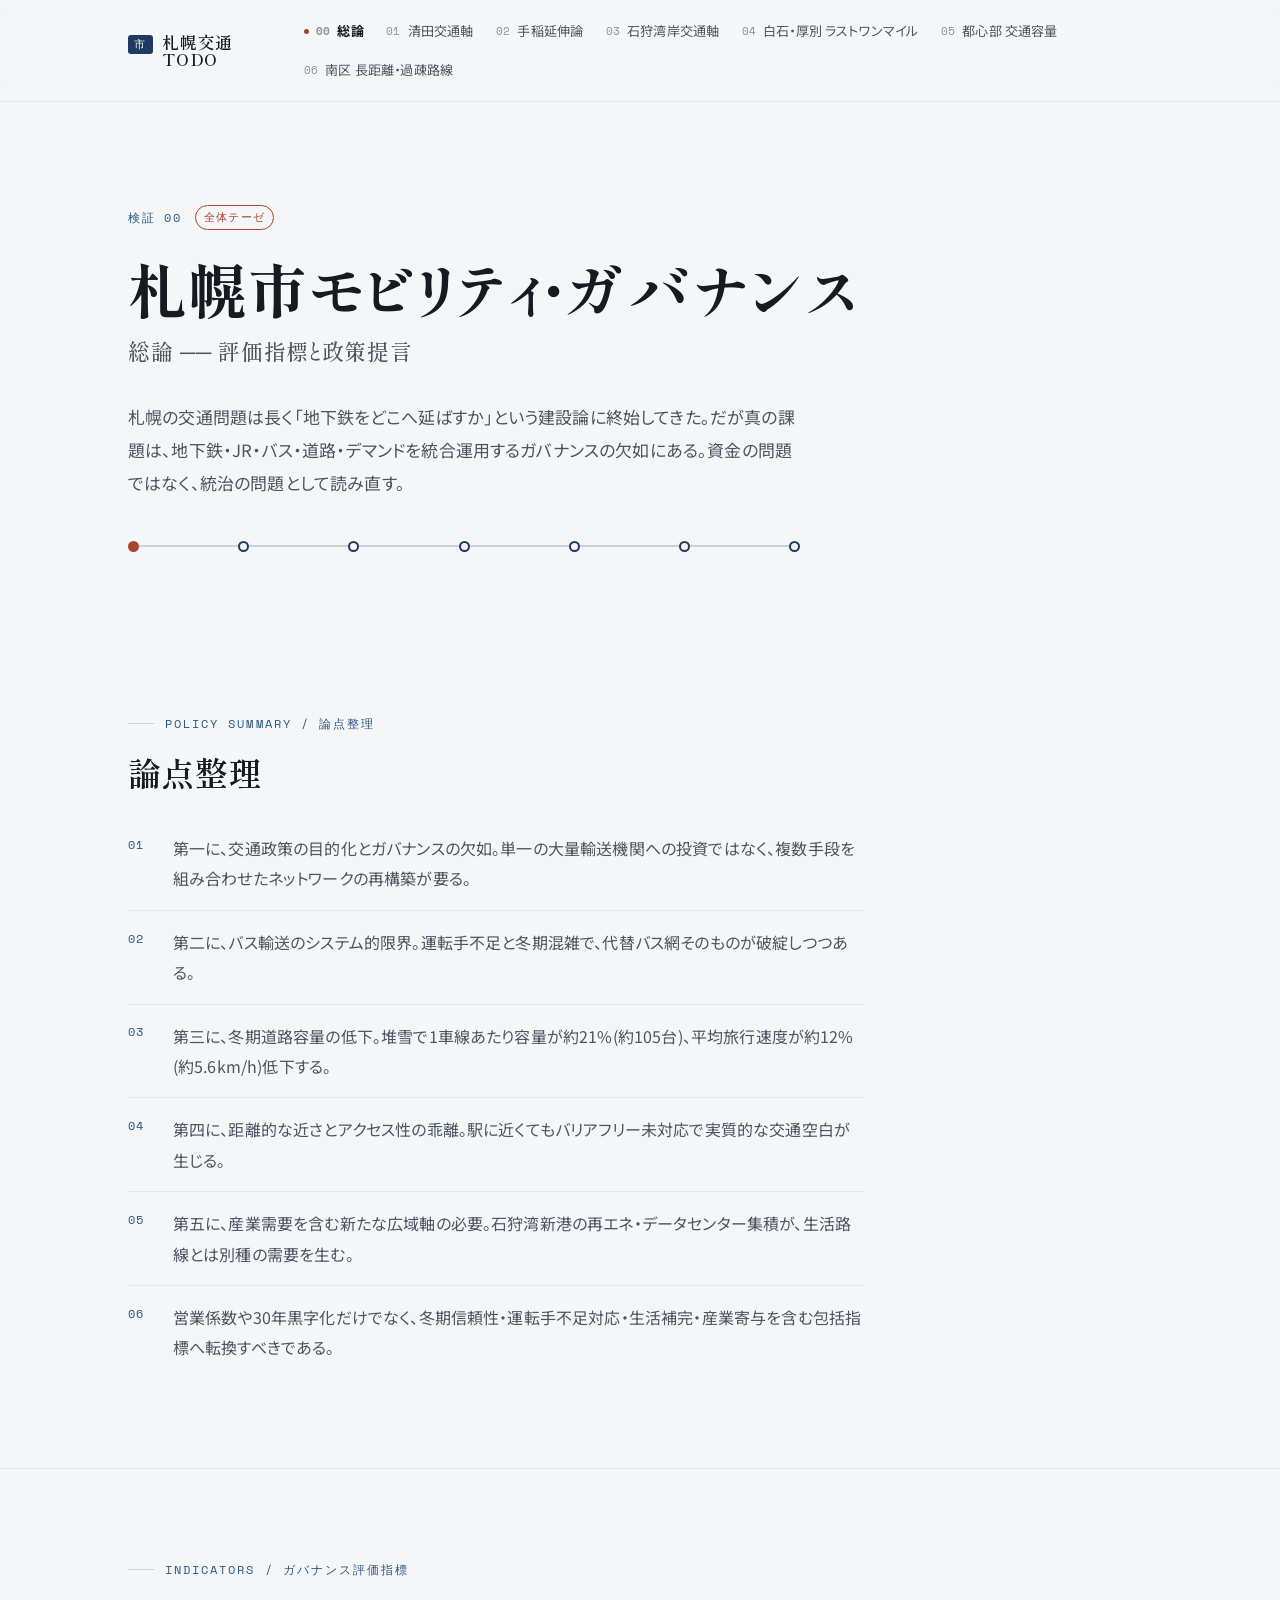
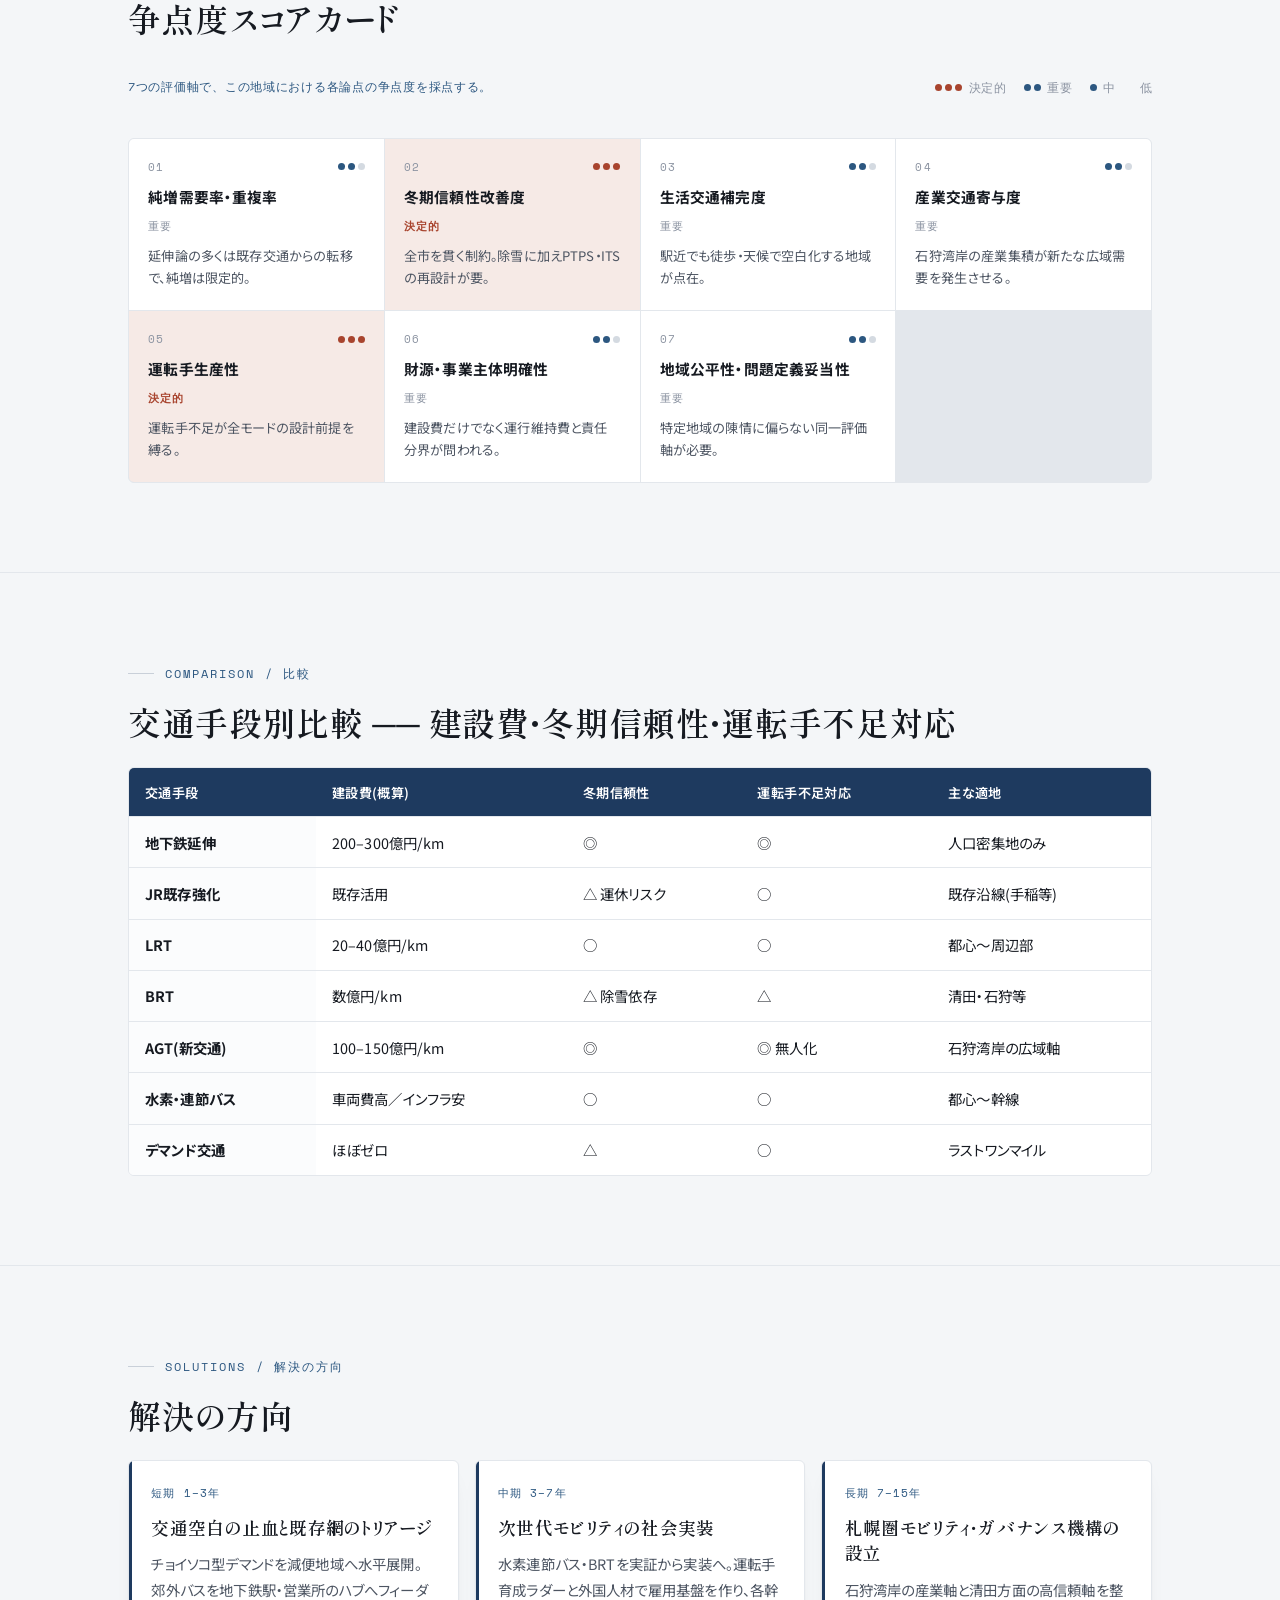
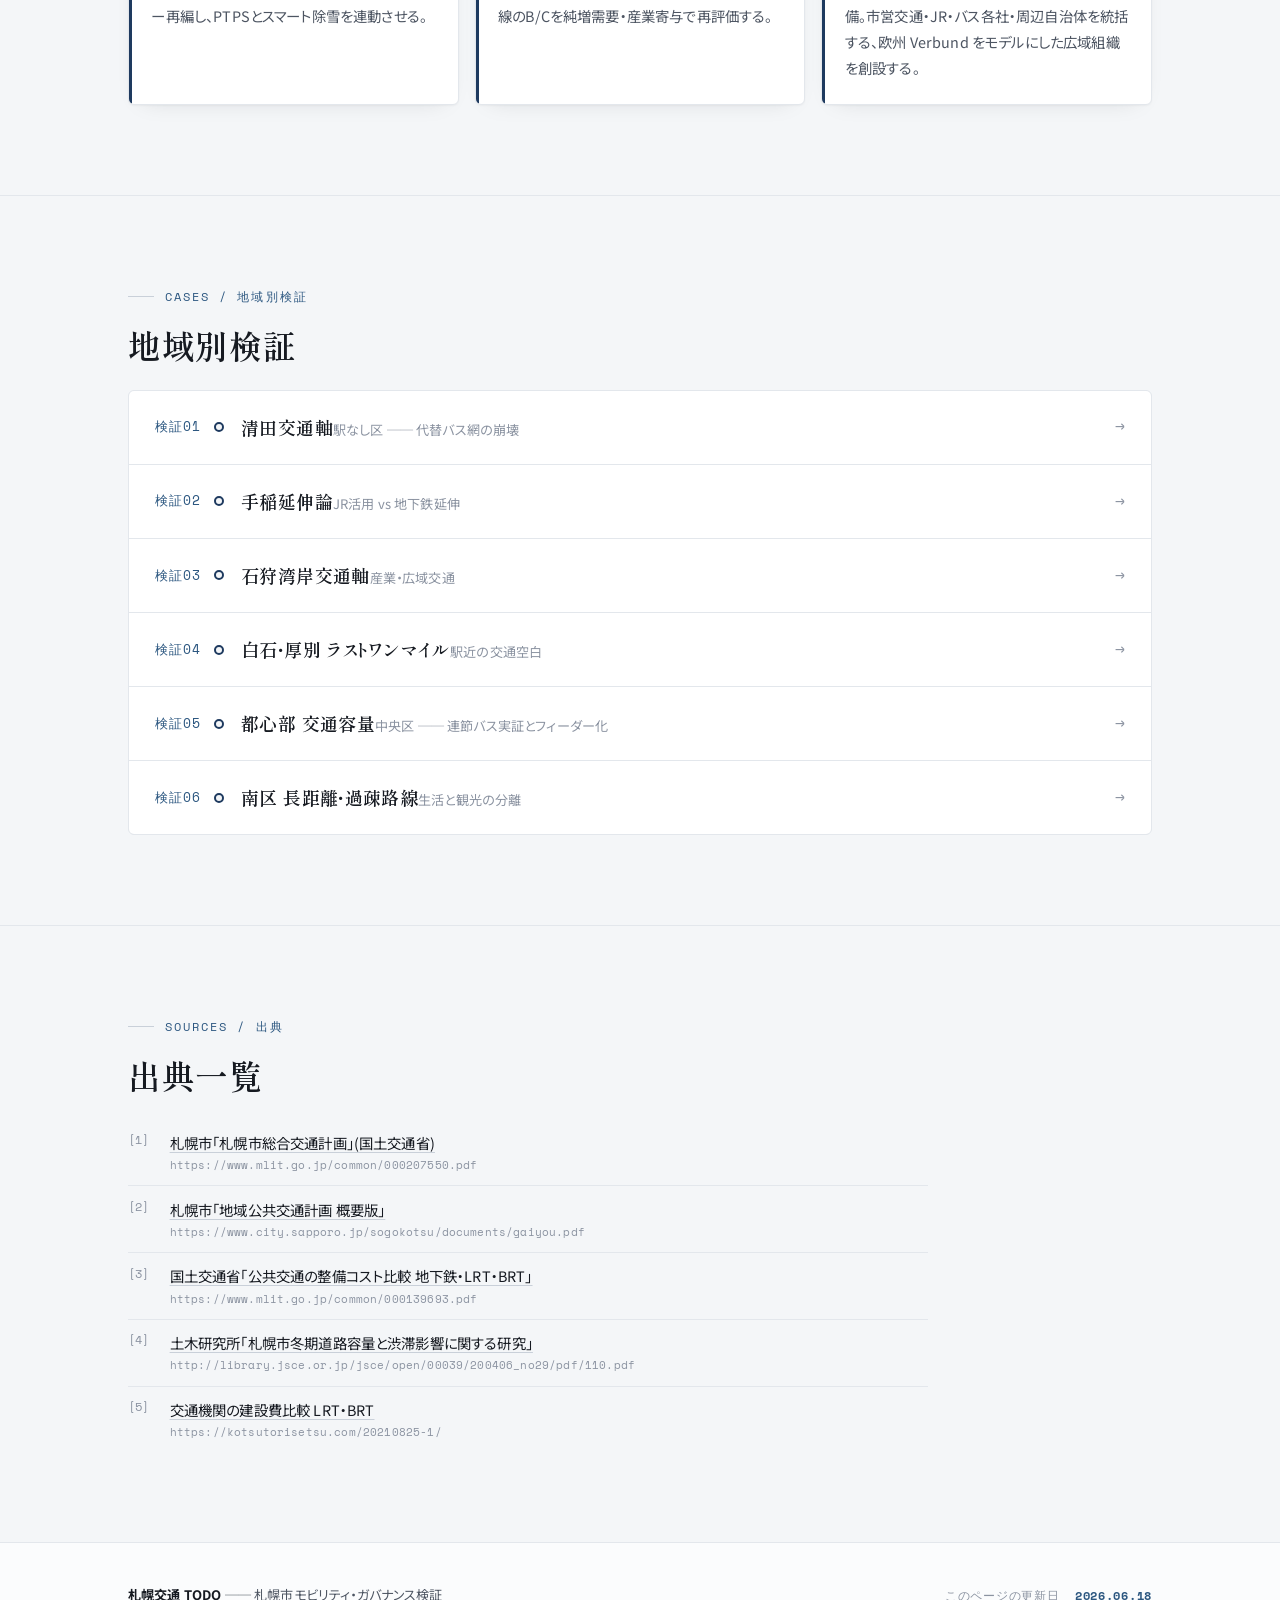
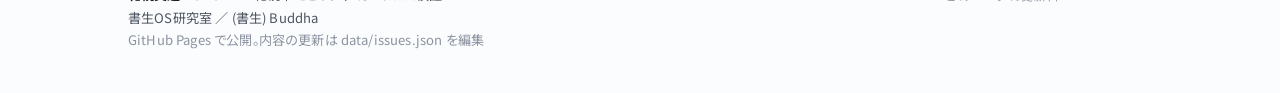
<file: index.html>
<!DOCTYPE html>
<html lang="ja">
<head>
  <meta charset="utf-8">
  <meta name="viewport" content="width=device-width, initial-scale=1">
  <title>札幌交通 TODO ── 札幌市モビリティ・ガバナンス検証</title>
  <meta name="description" content="札幌市モビリティ・ガバナンスを地域別に検証する独立研究サイト。地下鉄延伸論を超えて、冬期・人口減少・運転手不足時代の交通網を統治の問題として読み直す。">
  <link rel="preconnect" href="https://fonts.googleapis.com">
  <link rel="preconnect" href="https://fonts.gstatic.com" crossorigin>
  <link href="https://fonts.googleapis.com/css2?family=Shippori+Mincho:wght@500;600;700&family=Noto+Sans+JP:wght@400;500;700&family=Space+Mono:wght@400;700&display=swap" rel="stylesheet">
  <link rel="stylesheet" href="style.css">
</head>
<body data-issue="overview" data-base="./">
  <header id="site-header" class="site-header"></header>
  <main id="app">
    <div class="wrap app-state"><p class="eyebrow">LOADING</p><p class="app-state__msg">読み込み中…</p></div>
  </main>
  <footer id="site-footer" class="site-footer"></footer>
  <noscript><div class="wrap" style="padding:3rem 0">このサイトの表示には JavaScript が必要です。コンテンツは issues.json にまとめられています。</div></noscript>
  <script src="main.js"></script>
</body>
</html>
</file>
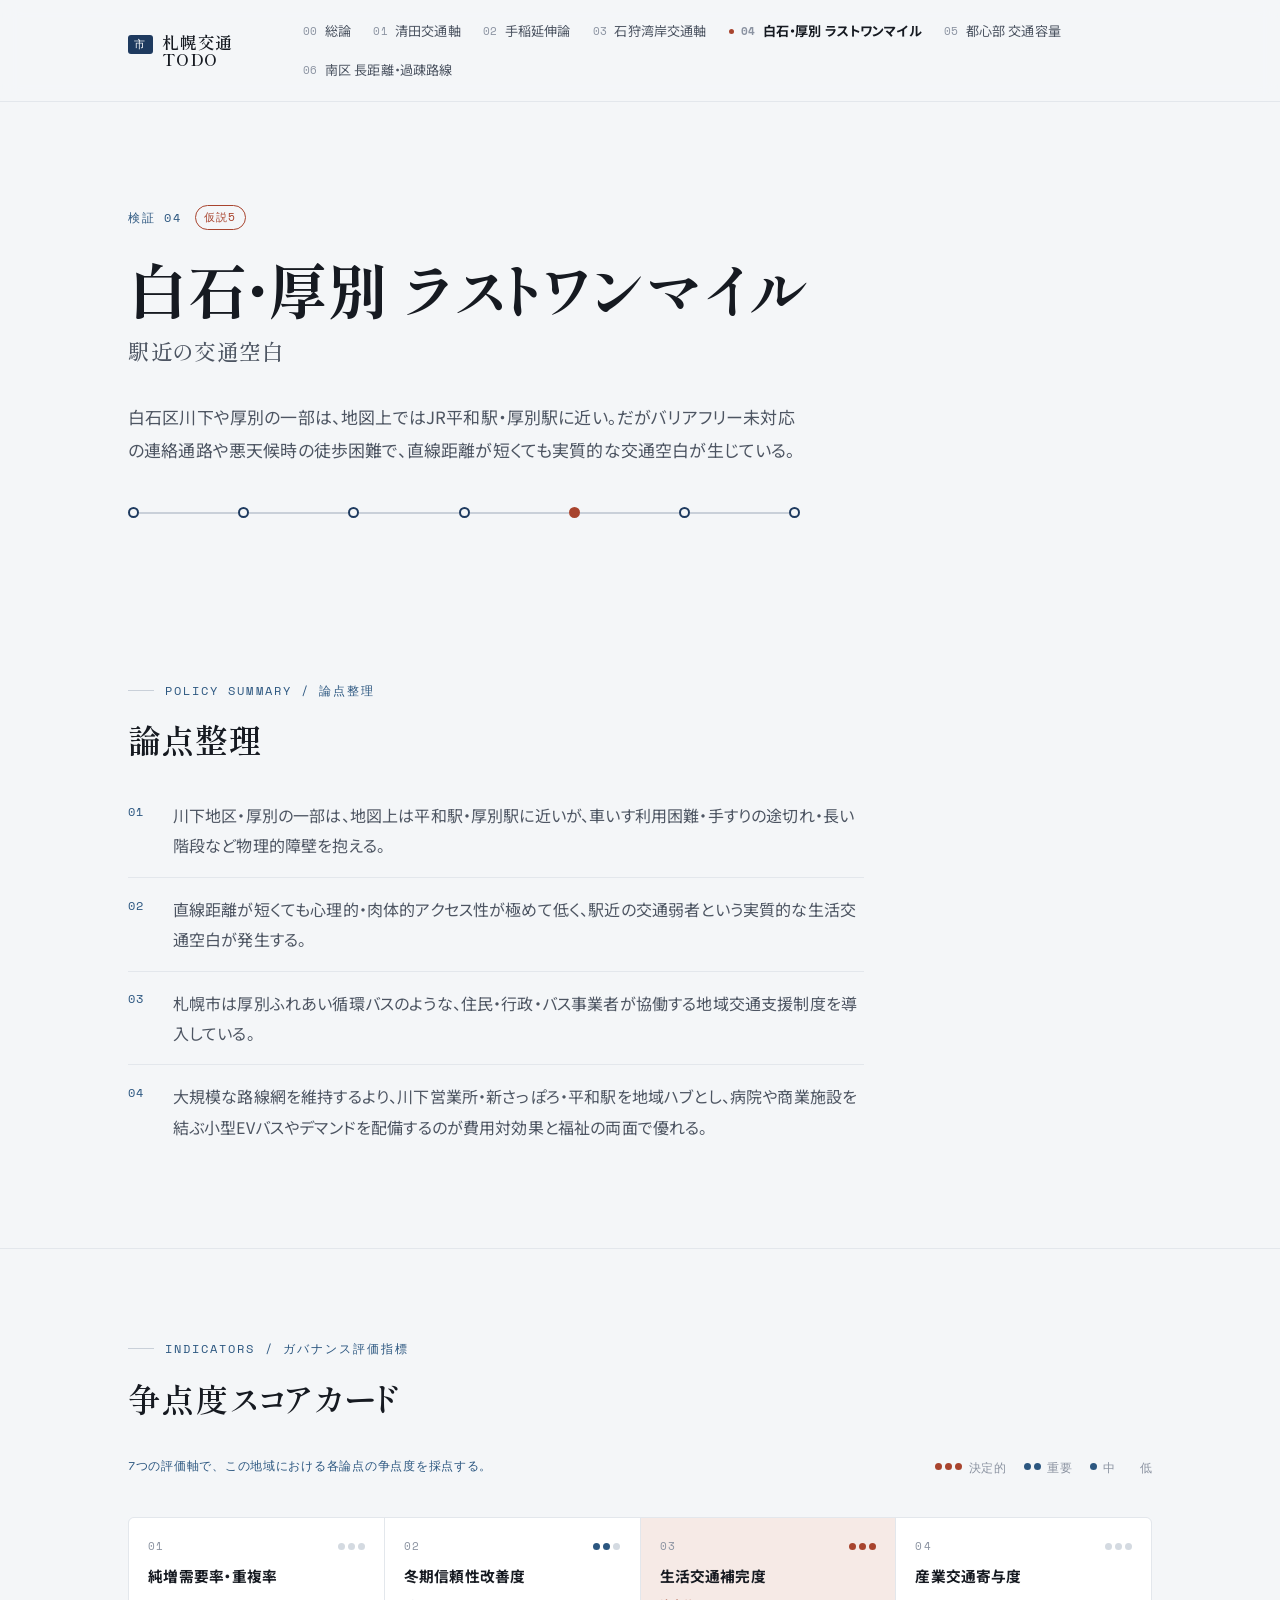
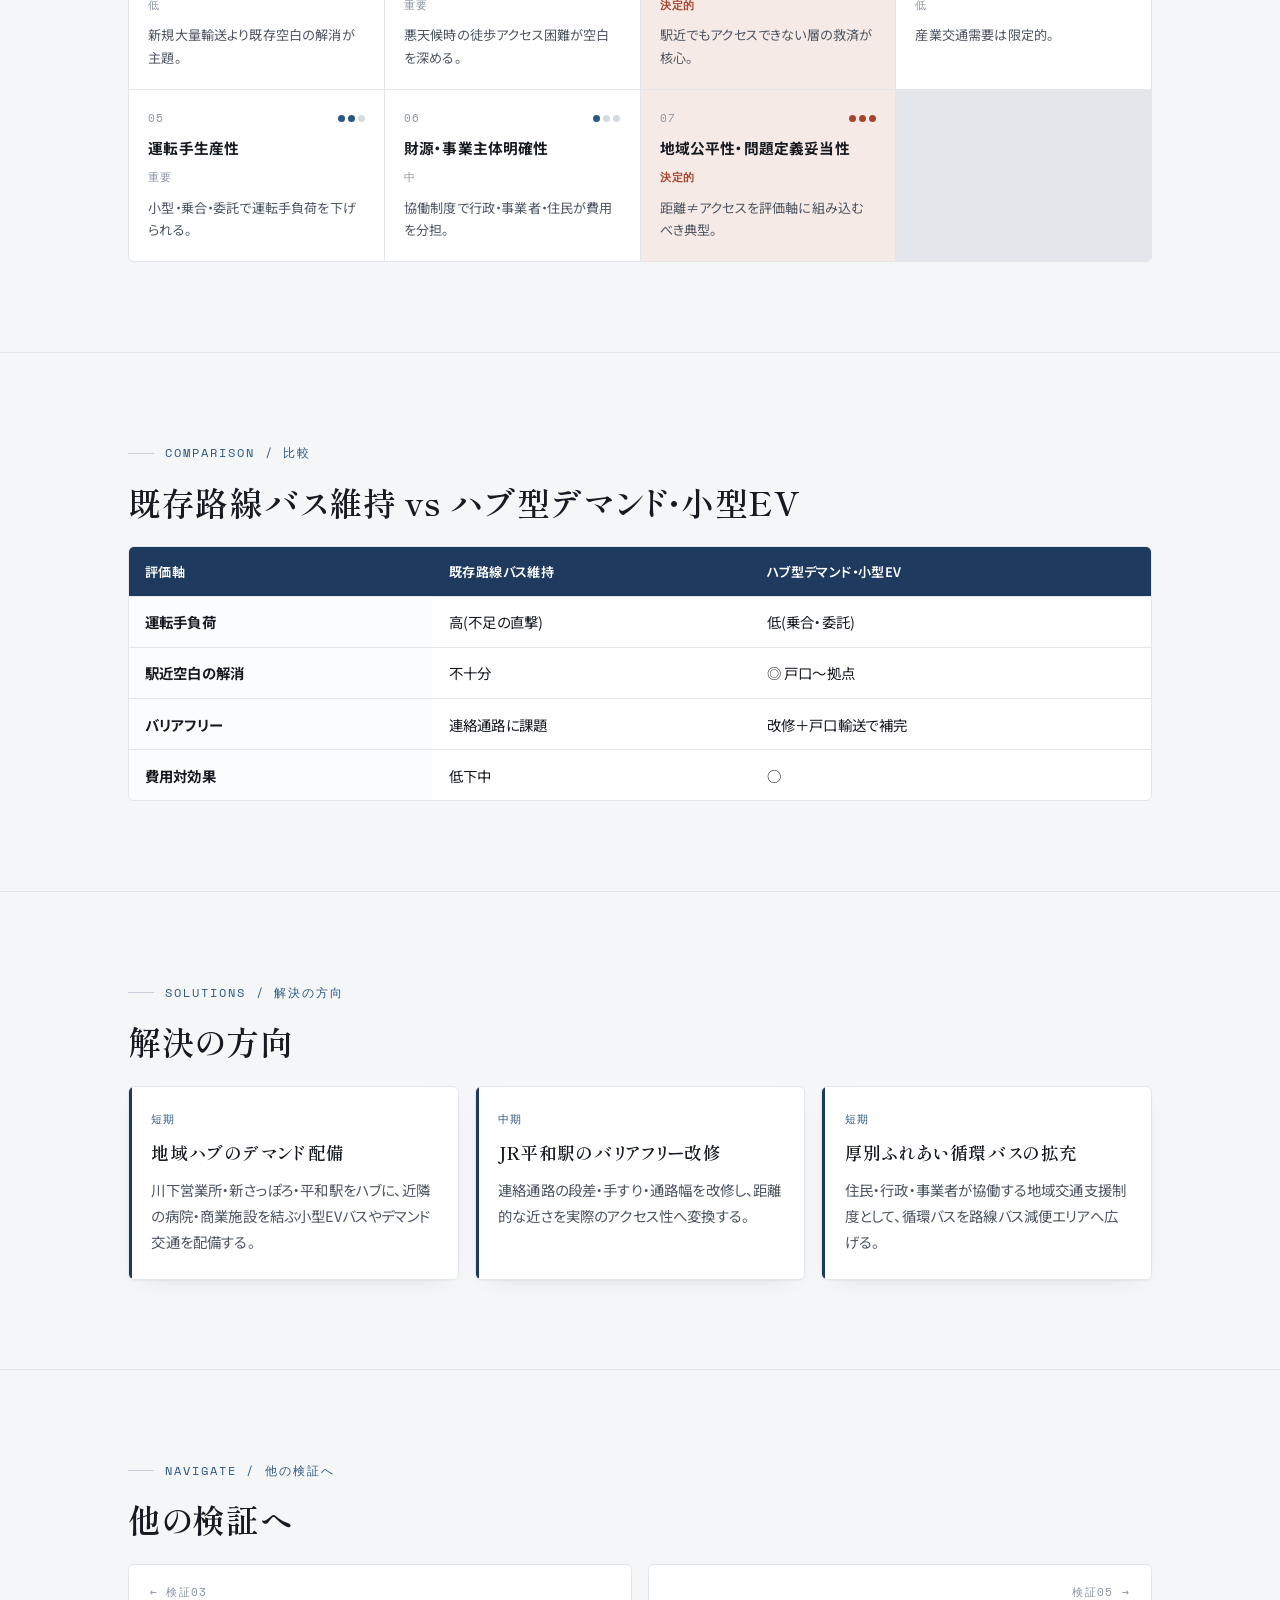
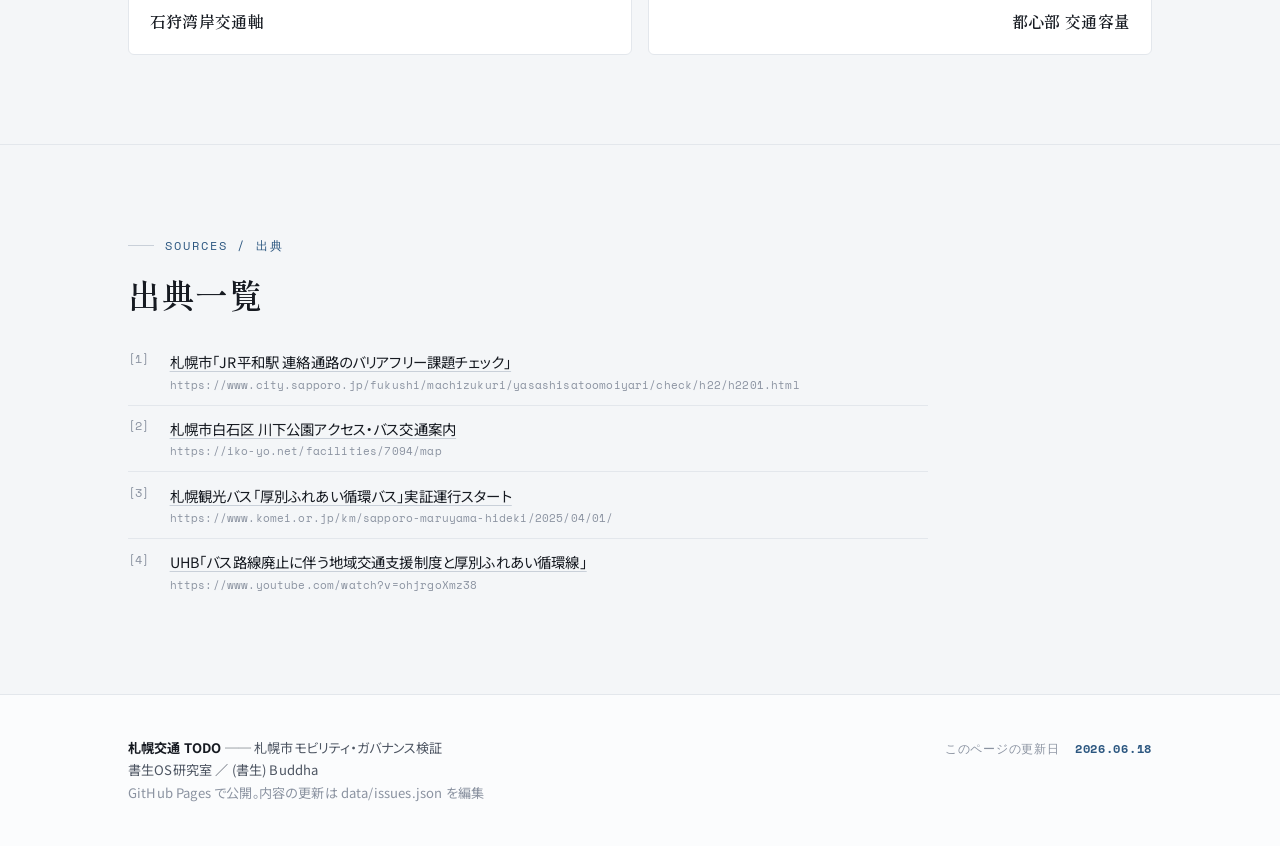
<file: atsubetsu.html>
<!DOCTYPE html>
<html lang="ja">
<head>
  <meta charset="utf-8">
  <meta name="viewport" content="width=device-width, initial-scale=1">
  <title>白石・厚別ラストワンマイル ── 札幌交通 TODO</title>
  <meta name="description" content="白石・厚別の交通検証。駅近の交通空白とバリアフリー、ハブ型デマンド・小型EVによる補完を評価する。">
  <link rel="preconnect" href="https://fonts.googleapis.com">
  <link rel="preconnect" href="https://fonts.gstatic.com" crossorigin>
  <link href="https://fonts.googleapis.com/css2?family=Shippori+Mincho:wght@500;600;700&family=Noto+Sans+JP:wght@400;500;700&family=Space+Mono:wght@400;700&display=swap" rel="stylesheet">
  <link rel="stylesheet" href="style.css">
</head>
<body data-issue="atsubetsu" data-base="./">
  <header id="site-header" class="site-header"></header>
  <main id="app">
    <div class="wrap app-state"><p class="eyebrow">LOADING</p><p class="app-state__msg">読み込み中…</p></div>
  </main>
  <footer id="site-footer" class="site-footer"></footer>
  <noscript><div class="wrap" style="padding:3rem 0">このサイトの表示には JavaScript が必要です。コンテンツは issues.json にまとめられています。</div></noscript>
  <script src="main.js"></script>
</body>
</html>
</file>
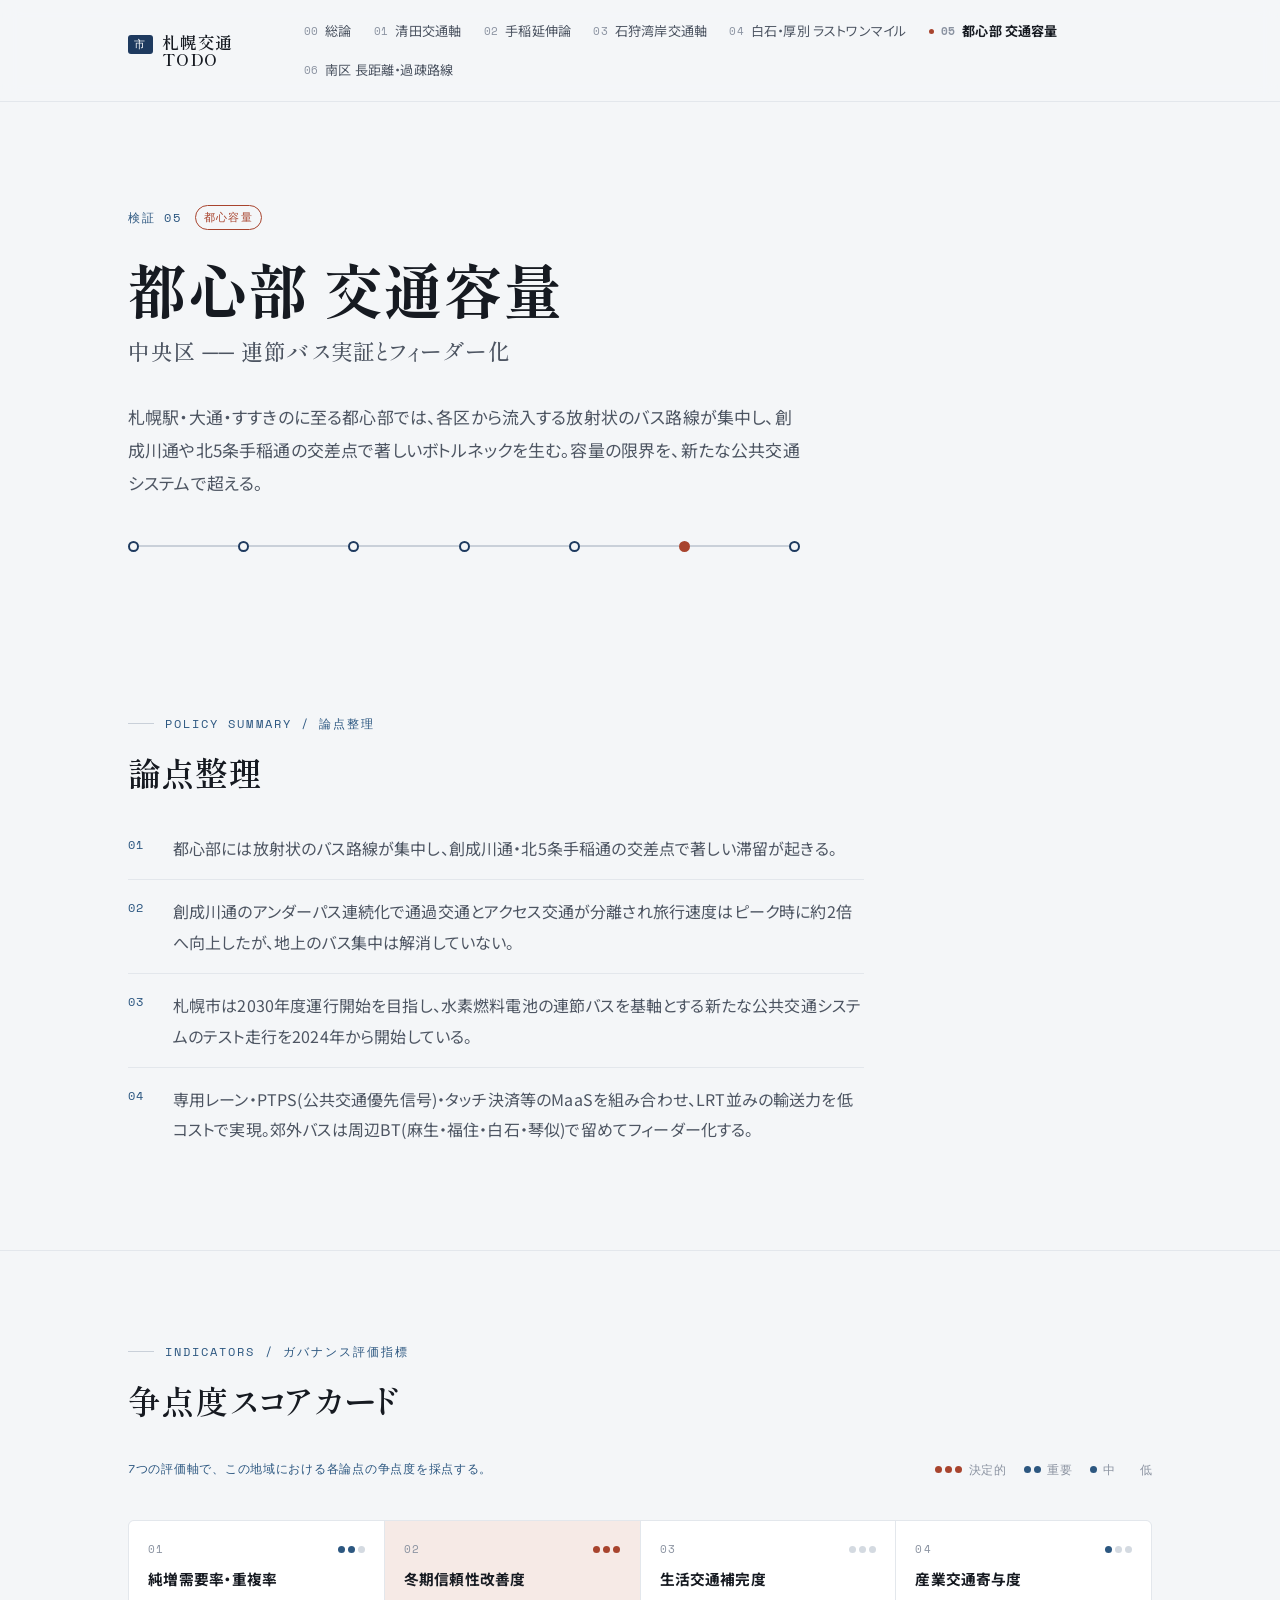
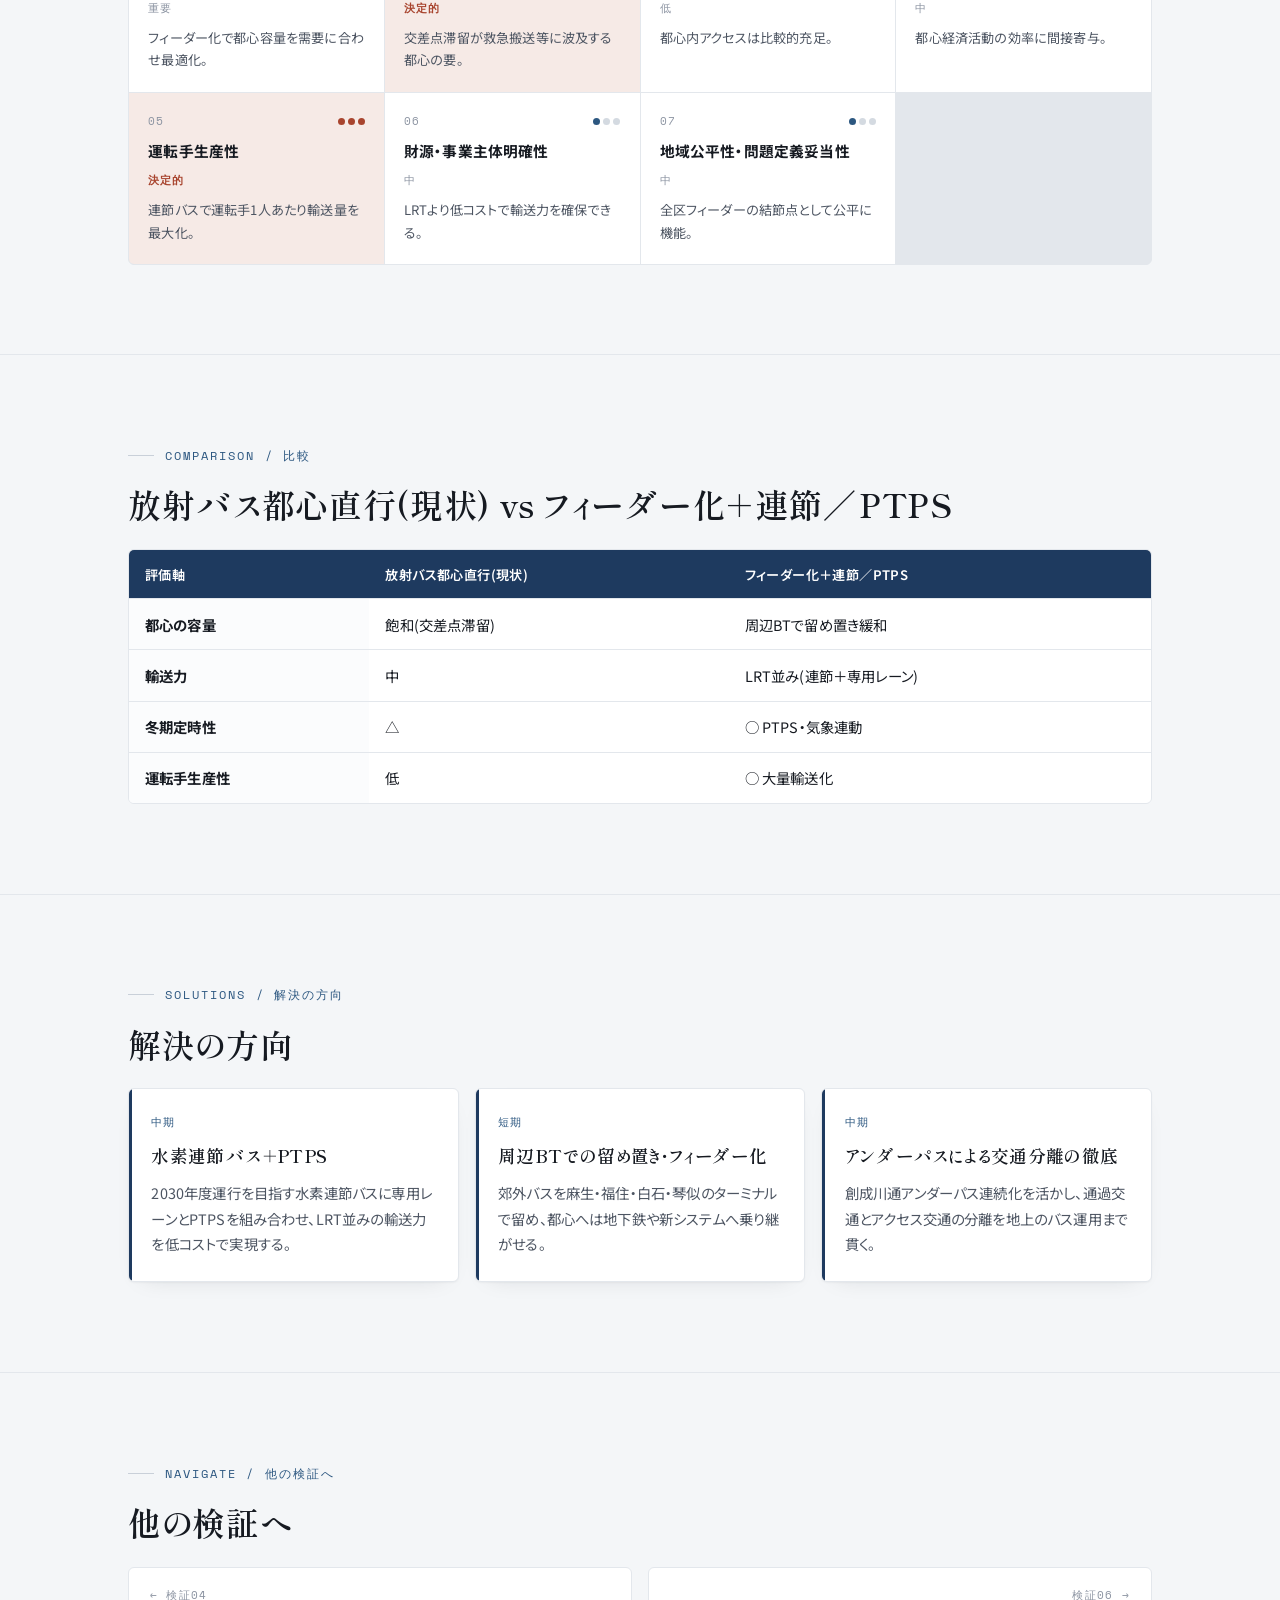
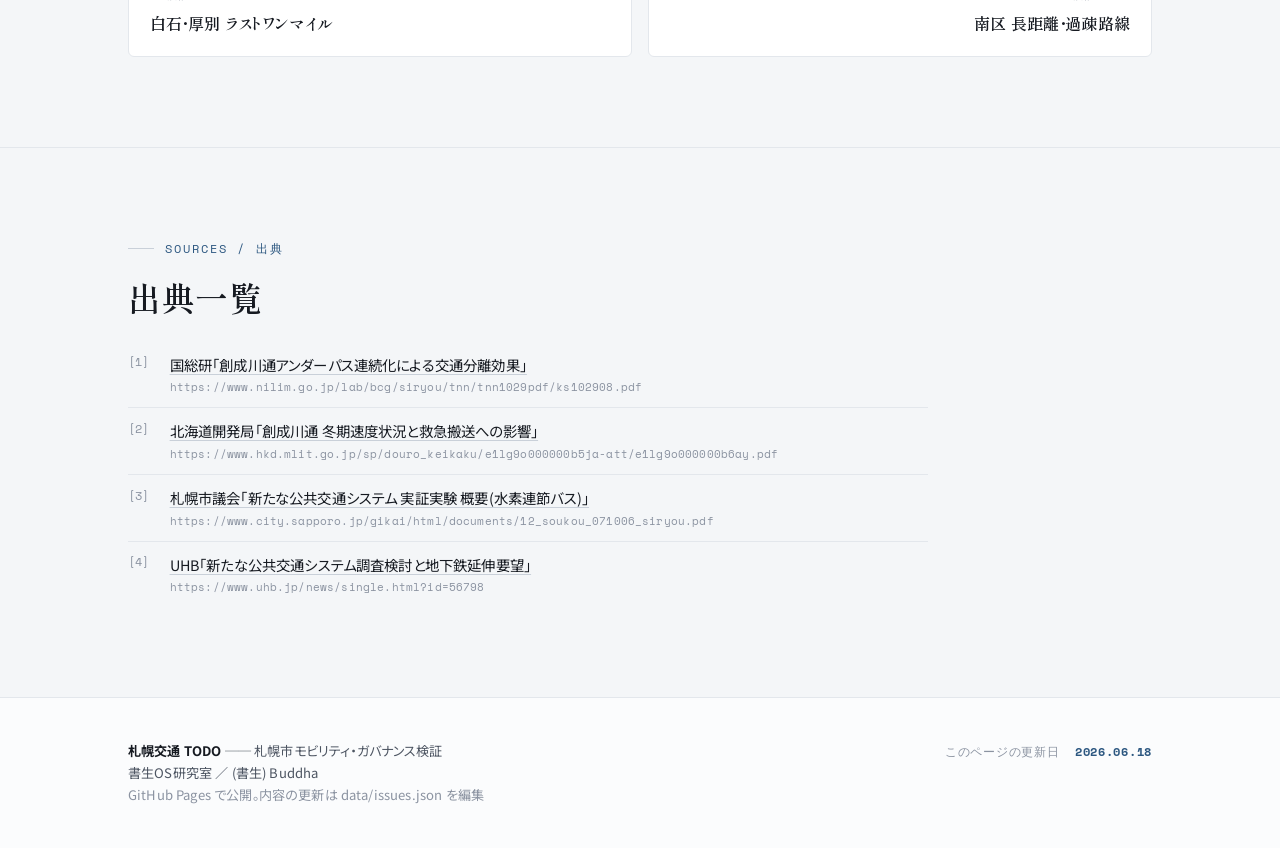
<file: chuo.html>
<!DOCTYPE html>
<html lang="ja">
<head>
  <meta charset="utf-8">
  <meta name="viewport" content="width=device-width, initial-scale=1">
  <title>都心部交通容量 ── 札幌交通 TODO</title>
  <meta name="description" content="中央区・都心部の交通検証。流入バス集中による容量限界と、水素連節バス・PTPS・フィーダー化を評価する。">
  <link rel="preconnect" href="https://fonts.googleapis.com">
  <link rel="preconnect" href="https://fonts.gstatic.com" crossorigin>
  <link href="https://fonts.googleapis.com/css2?family=Shippori+Mincho:wght@500;600;700&family=Noto+Sans+JP:wght@400;500;700&family=Space+Mono:wght@400;700&display=swap" rel="stylesheet">
  <link rel="stylesheet" href="style.css">
</head>
<body data-issue="chuo" data-base="./">
  <header id="site-header" class="site-header"></header>
  <main id="app">
    <div class="wrap app-state"><p class="eyebrow">LOADING</p><p class="app-state__msg">読み込み中…</p></div>
  </main>
  <footer id="site-footer" class="site-footer"></footer>
  <noscript><div class="wrap" style="padding:3rem 0">このサイトの表示には JavaScript が必要です。コンテンツは issues.json にまとめられています。</div></noscript>
  <script src="main.js"></script>
</body>
</html>
</file>
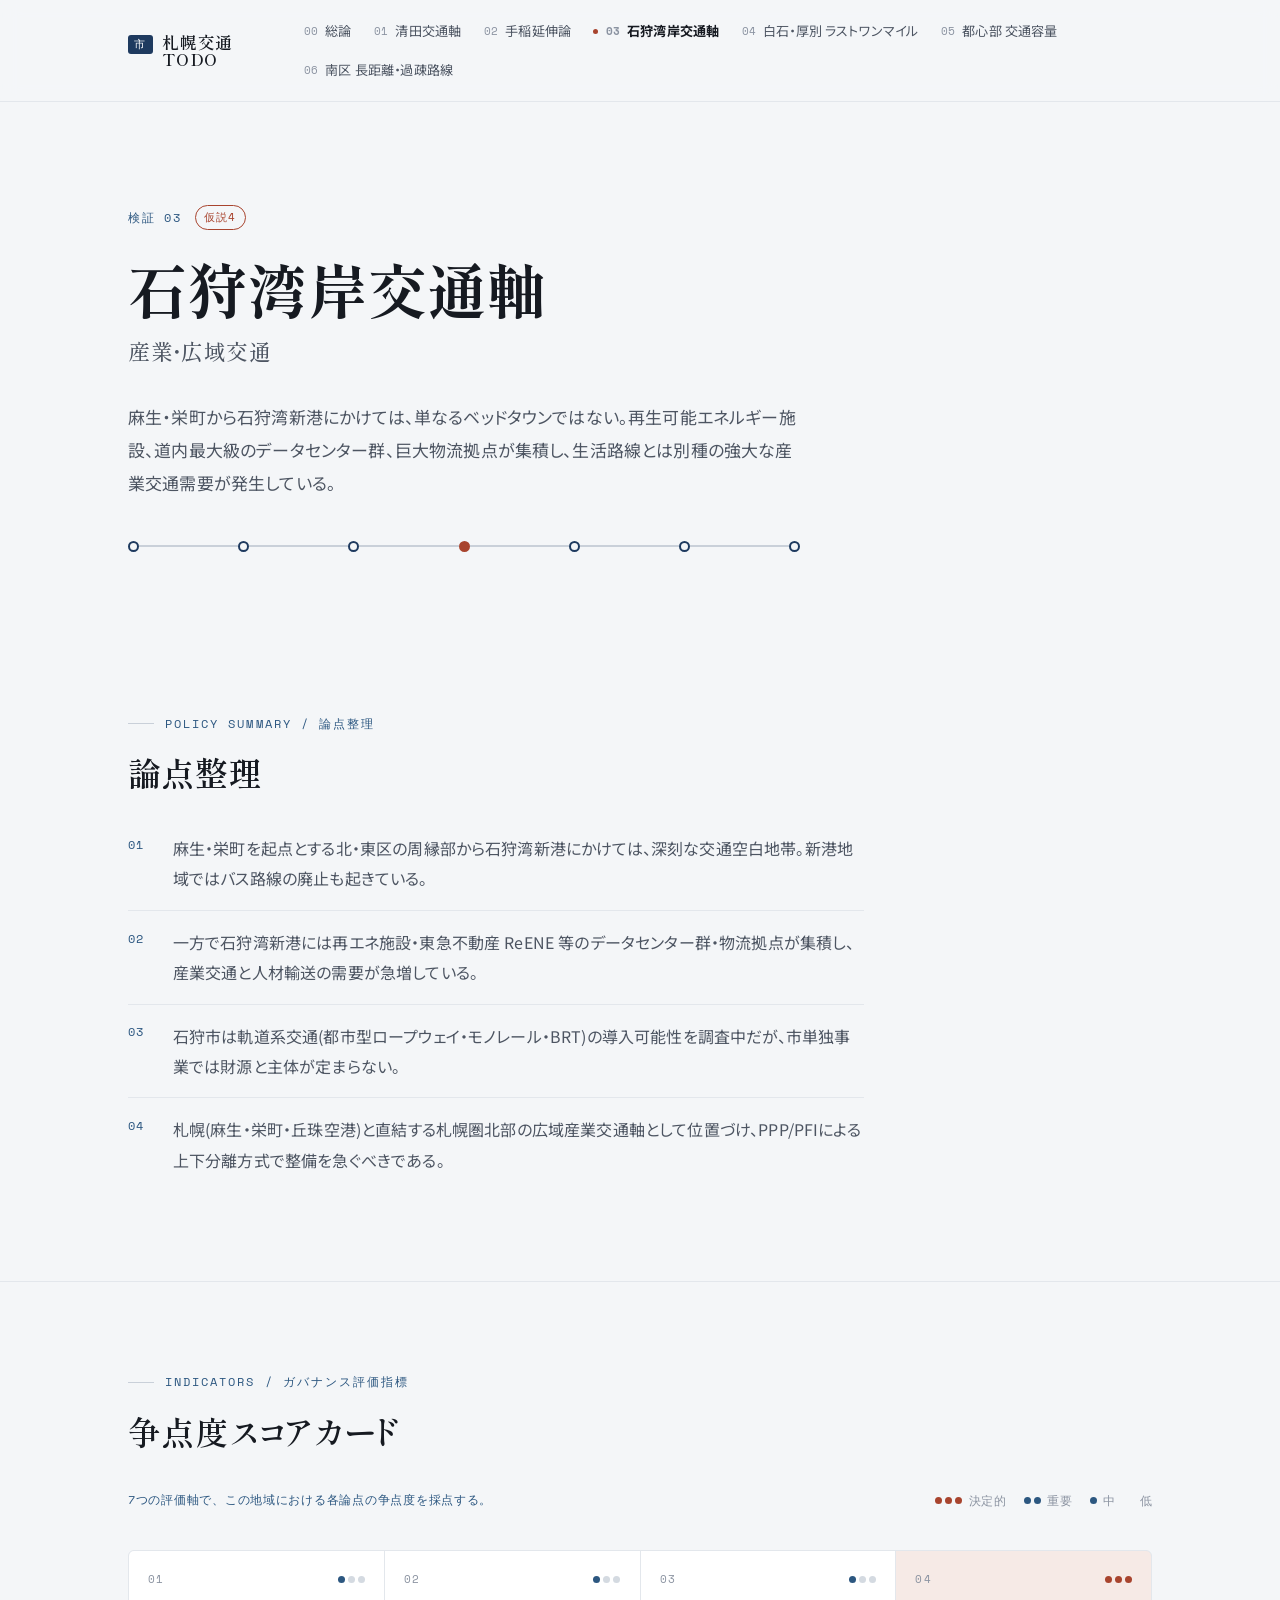
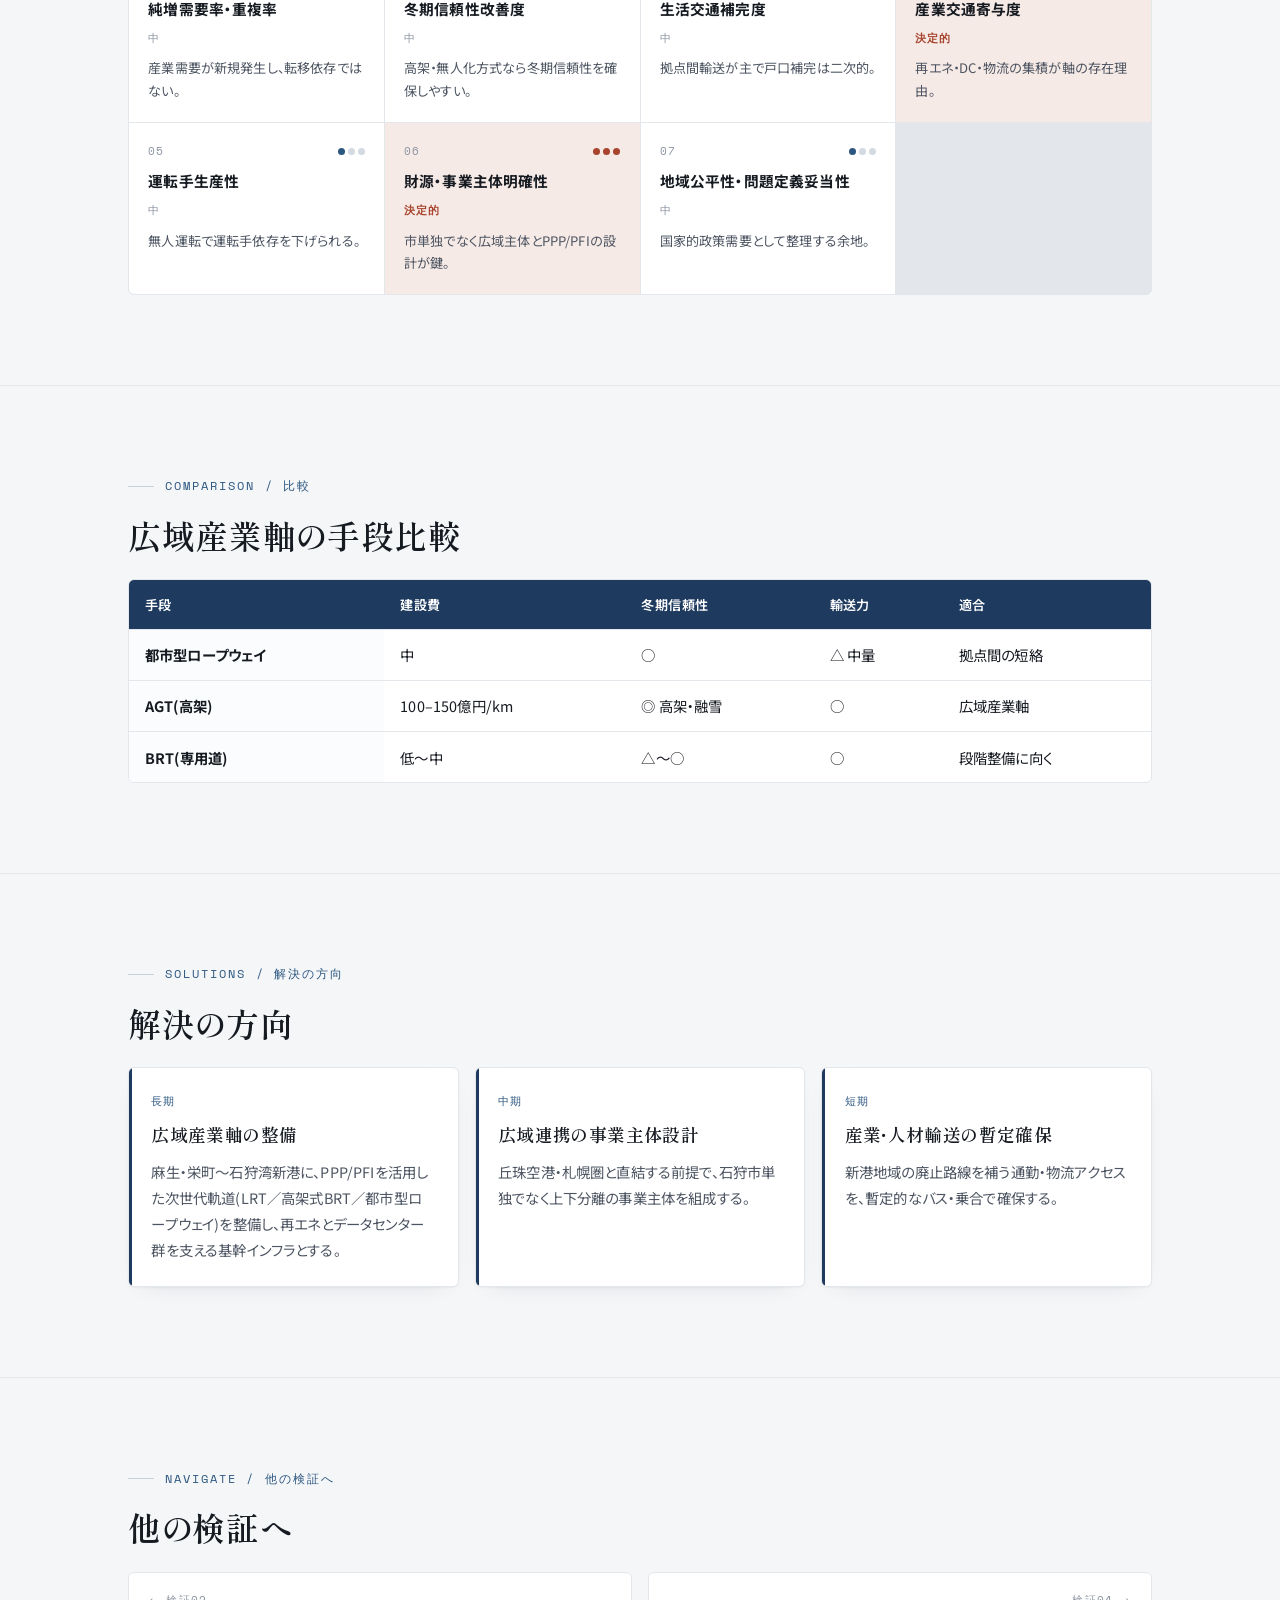
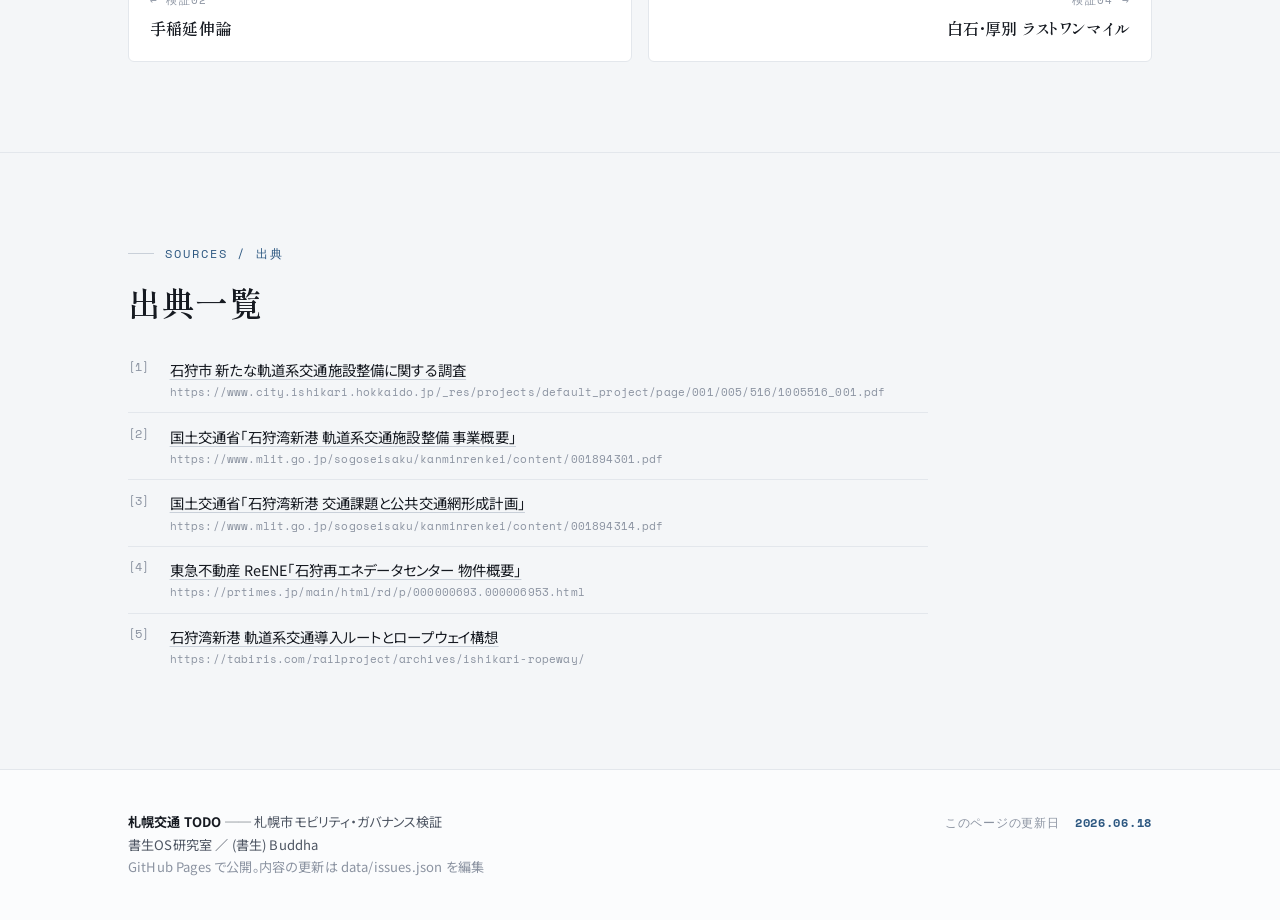
<file: ishikari.html>
<!DOCTYPE html>
<html lang="ja">
<head>
  <meta charset="utf-8">
  <meta name="viewport" content="width=device-width, initial-scale=1">
  <title>石狩湾岸交通軸 ── 札幌交通 TODO</title>
  <meta name="description" content="石狩湾岸の産業・広域交通検証。再エネ・データセンター集積を支える広域産業軸とPPP/PFI上下分離を評価する。">
  <link rel="preconnect" href="https://fonts.googleapis.com">
  <link rel="preconnect" href="https://fonts.gstatic.com" crossorigin>
  <link href="https://fonts.googleapis.com/css2?family=Shippori+Mincho:wght@500;600;700&family=Noto+Sans+JP:wght@400;500;700&family=Space+Mono:wght@400;700&display=swap" rel="stylesheet">
  <link rel="stylesheet" href="style.css">
</head>
<body data-issue="ishikari" data-base="./">
  <header id="site-header" class="site-header"></header>
  <main id="app">
    <div class="wrap app-state"><p class="eyebrow">LOADING</p><p class="app-state__msg">読み込み中…</p></div>
  </main>
  <footer id="site-footer" class="site-footer"></footer>
  <noscript><div class="wrap" style="padding:3rem 0">このサイトの表示には JavaScript が必要です。コンテンツは issues.json にまとめられています。</div></noscript>
  <script src="main.js"></script>
</body>
</html>
</file>
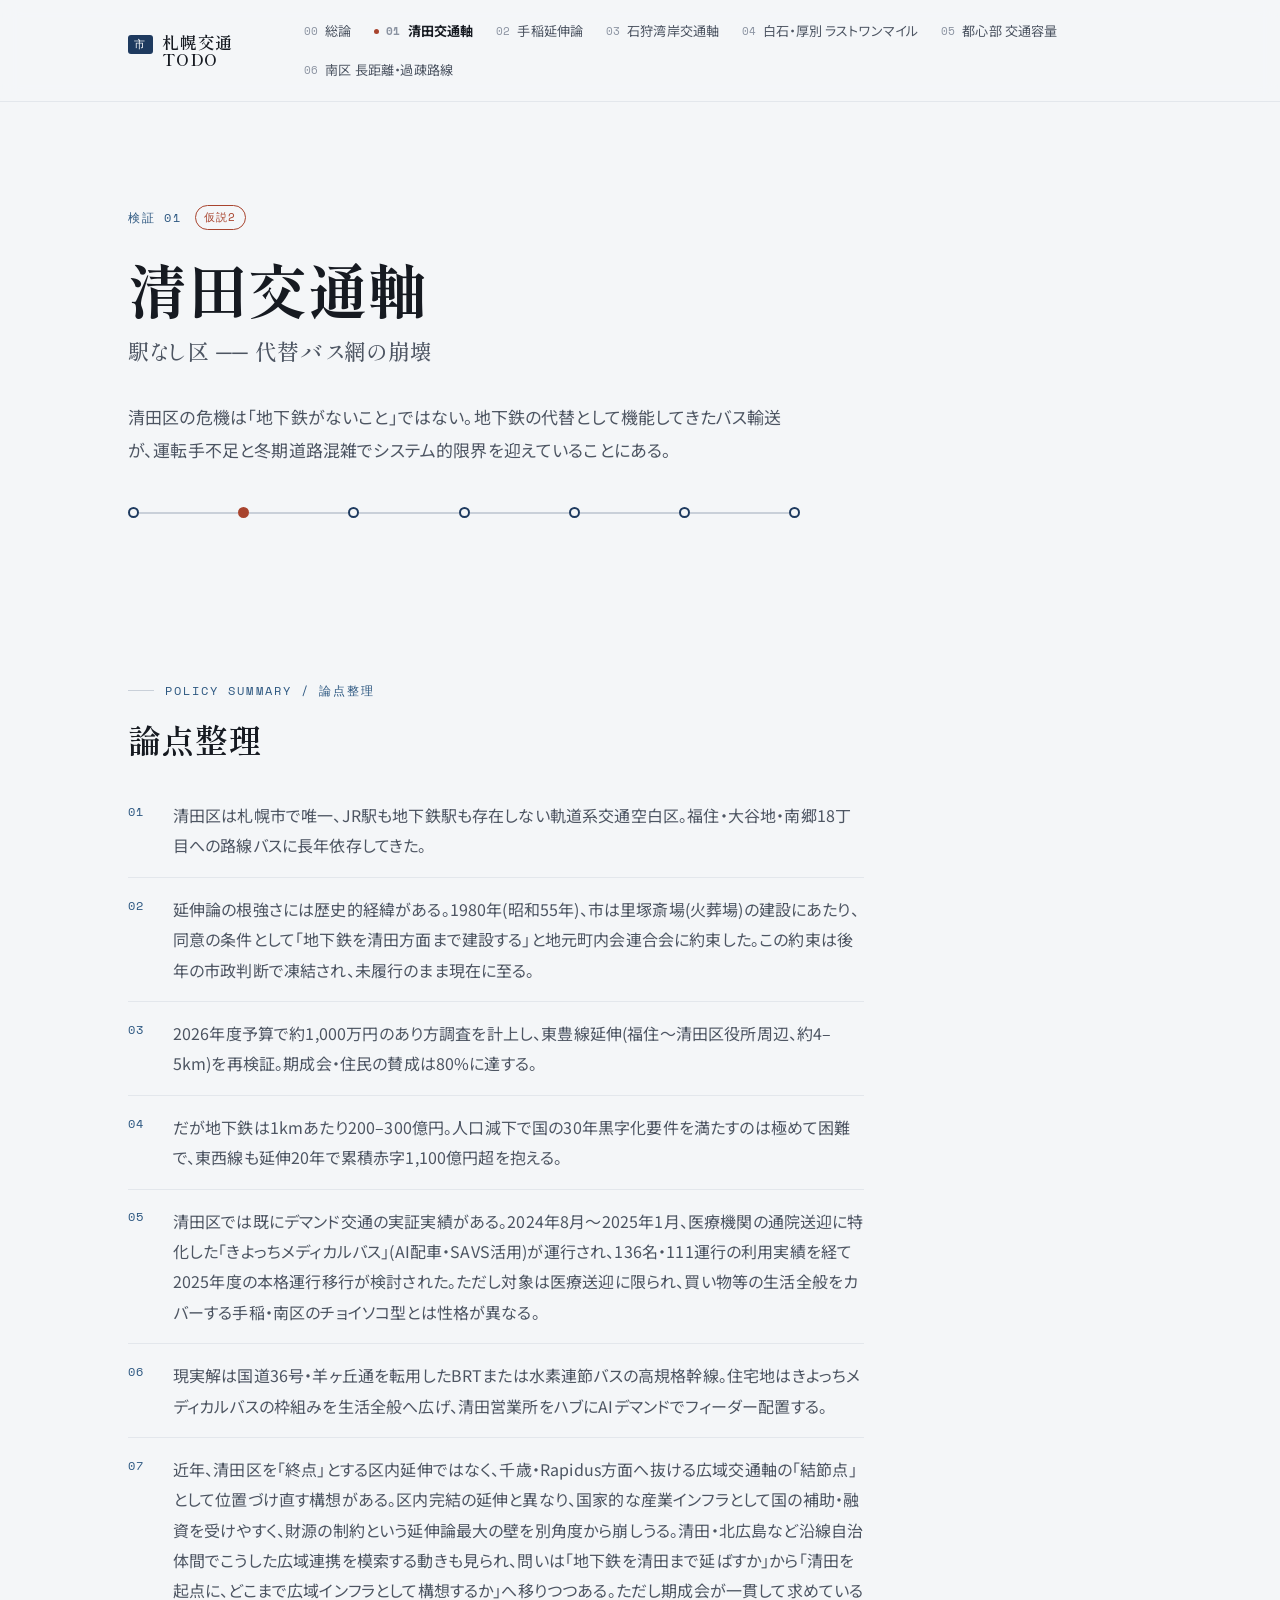
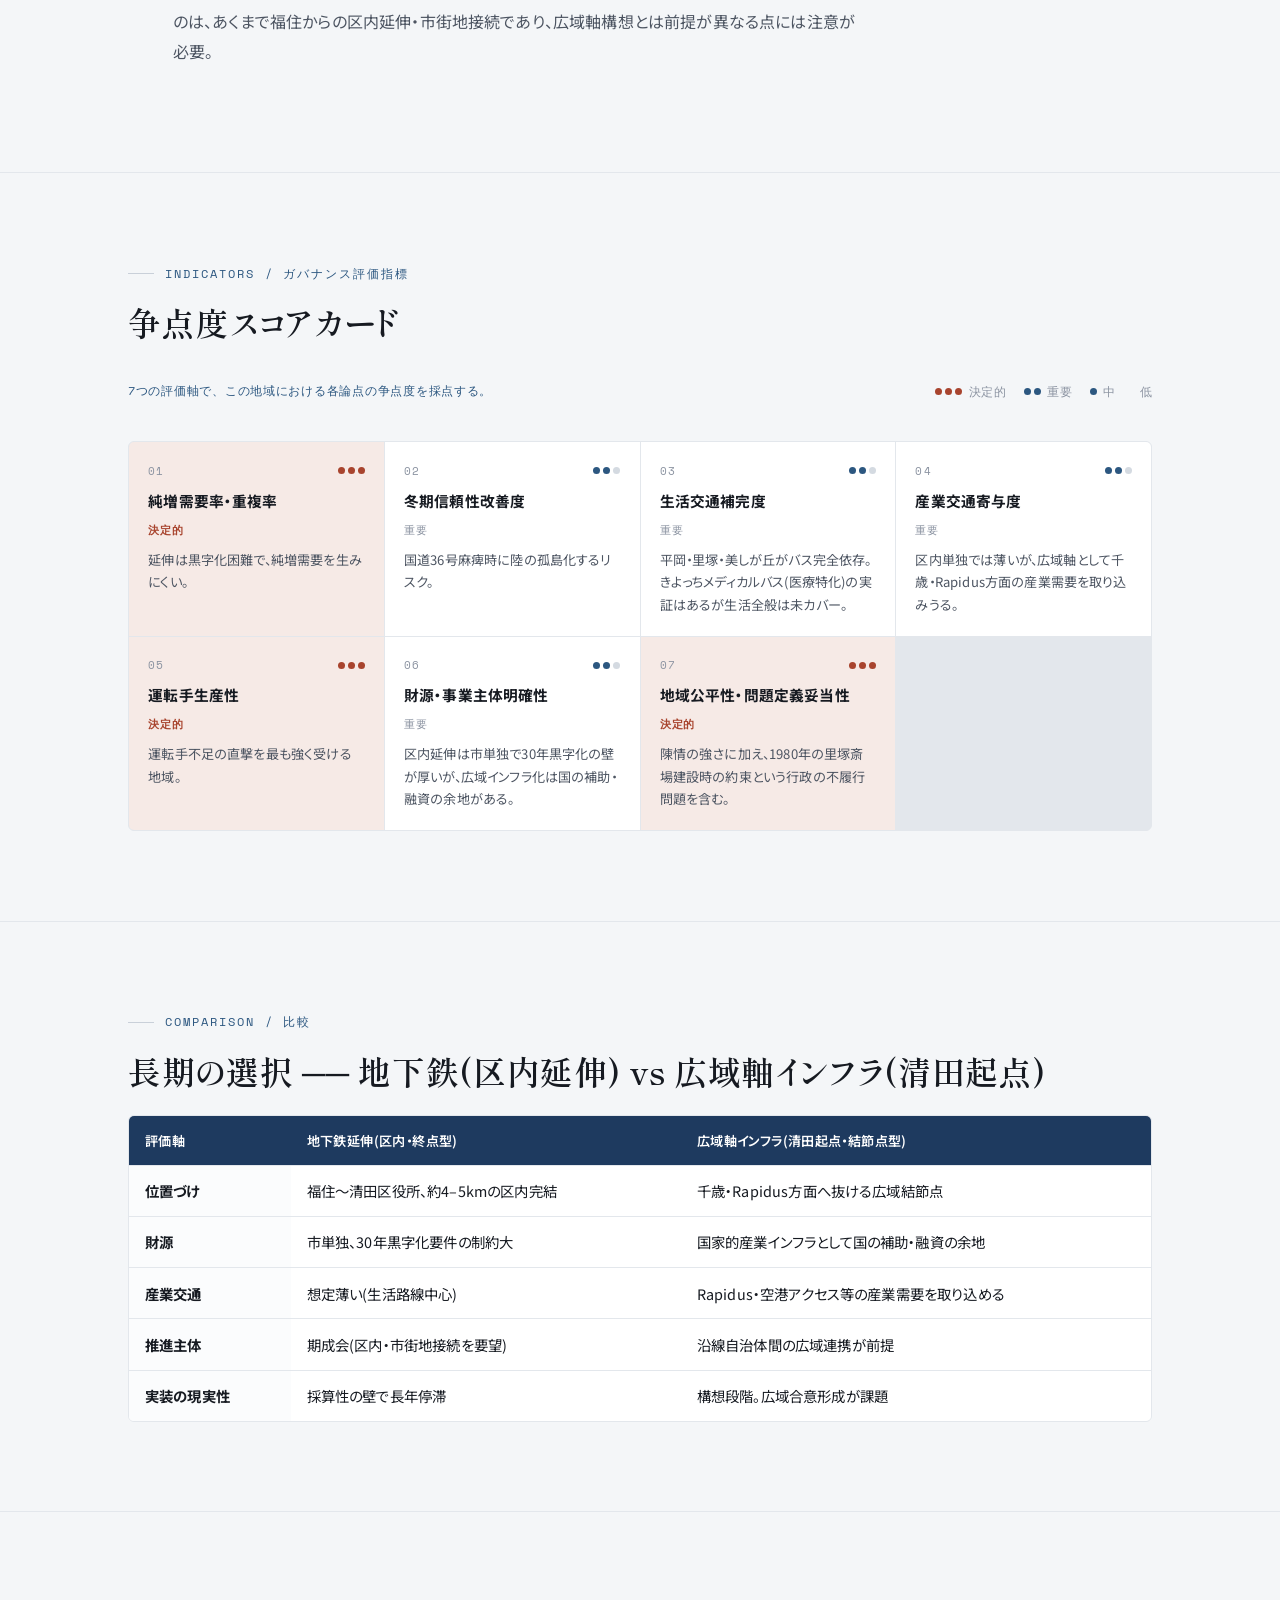
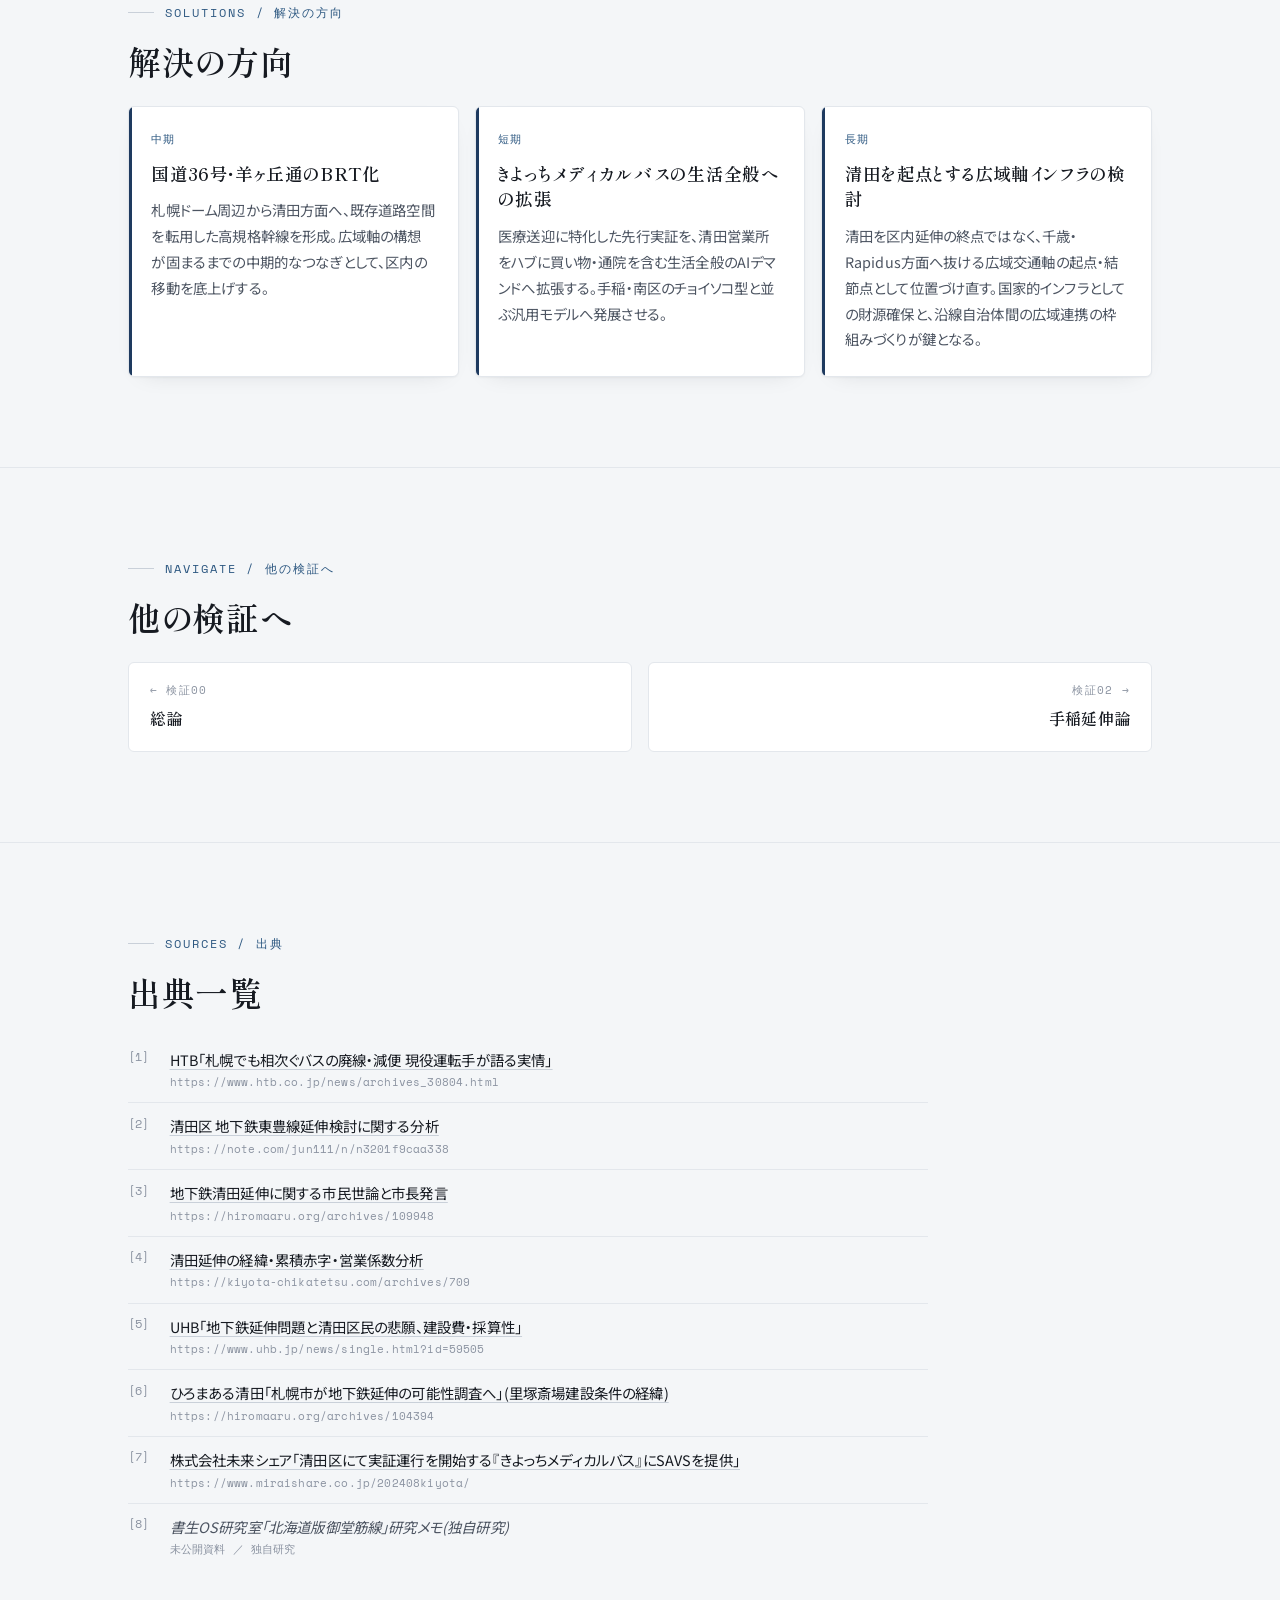
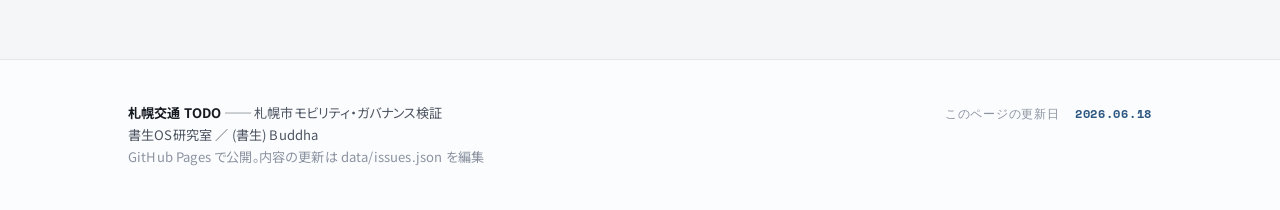
<file: kiyota.html>
<!DOCTYPE html>
<html lang="ja">
<head>
  <meta charset="utf-8">
  <meta name="viewport" content="width=device-width, initial-scale=1">
  <title>清田交通軸 ── 札幌交通 TODO</title>
  <meta name="description" content="札幌市清田区の交通検証。駅なし区における代替バス網の崩壊と、BRT・デマンドによる現実解を評価する。">
  <link rel="preconnect" href="https://fonts.googleapis.com">
  <link rel="preconnect" href="https://fonts.gstatic.com" crossorigin>
  <link href="https://fonts.googleapis.com/css2?family=Shippori+Mincho:wght@500;600;700&family=Noto+Sans+JP:wght@400;500;700&family=Space+Mono:wght@400;700&display=swap" rel="stylesheet">
  <link rel="stylesheet" href="style.css">
</head>
<body data-issue="kiyota" data-base="./">
  <header id="site-header" class="site-header"></header>
  <main id="app">
    <div class="wrap app-state"><p class="eyebrow">LOADING</p><p class="app-state__msg">読み込み中…</p></div>
  </main>
  <footer id="site-footer" class="site-footer"></footer>
  <noscript><div class="wrap" style="padding:3rem 0">このサイトの表示には JavaScript が必要です。コンテンツは issues.json にまとめられています。</div></noscript>
  <script src="main.js"></script>
</body>
</html>
</file>
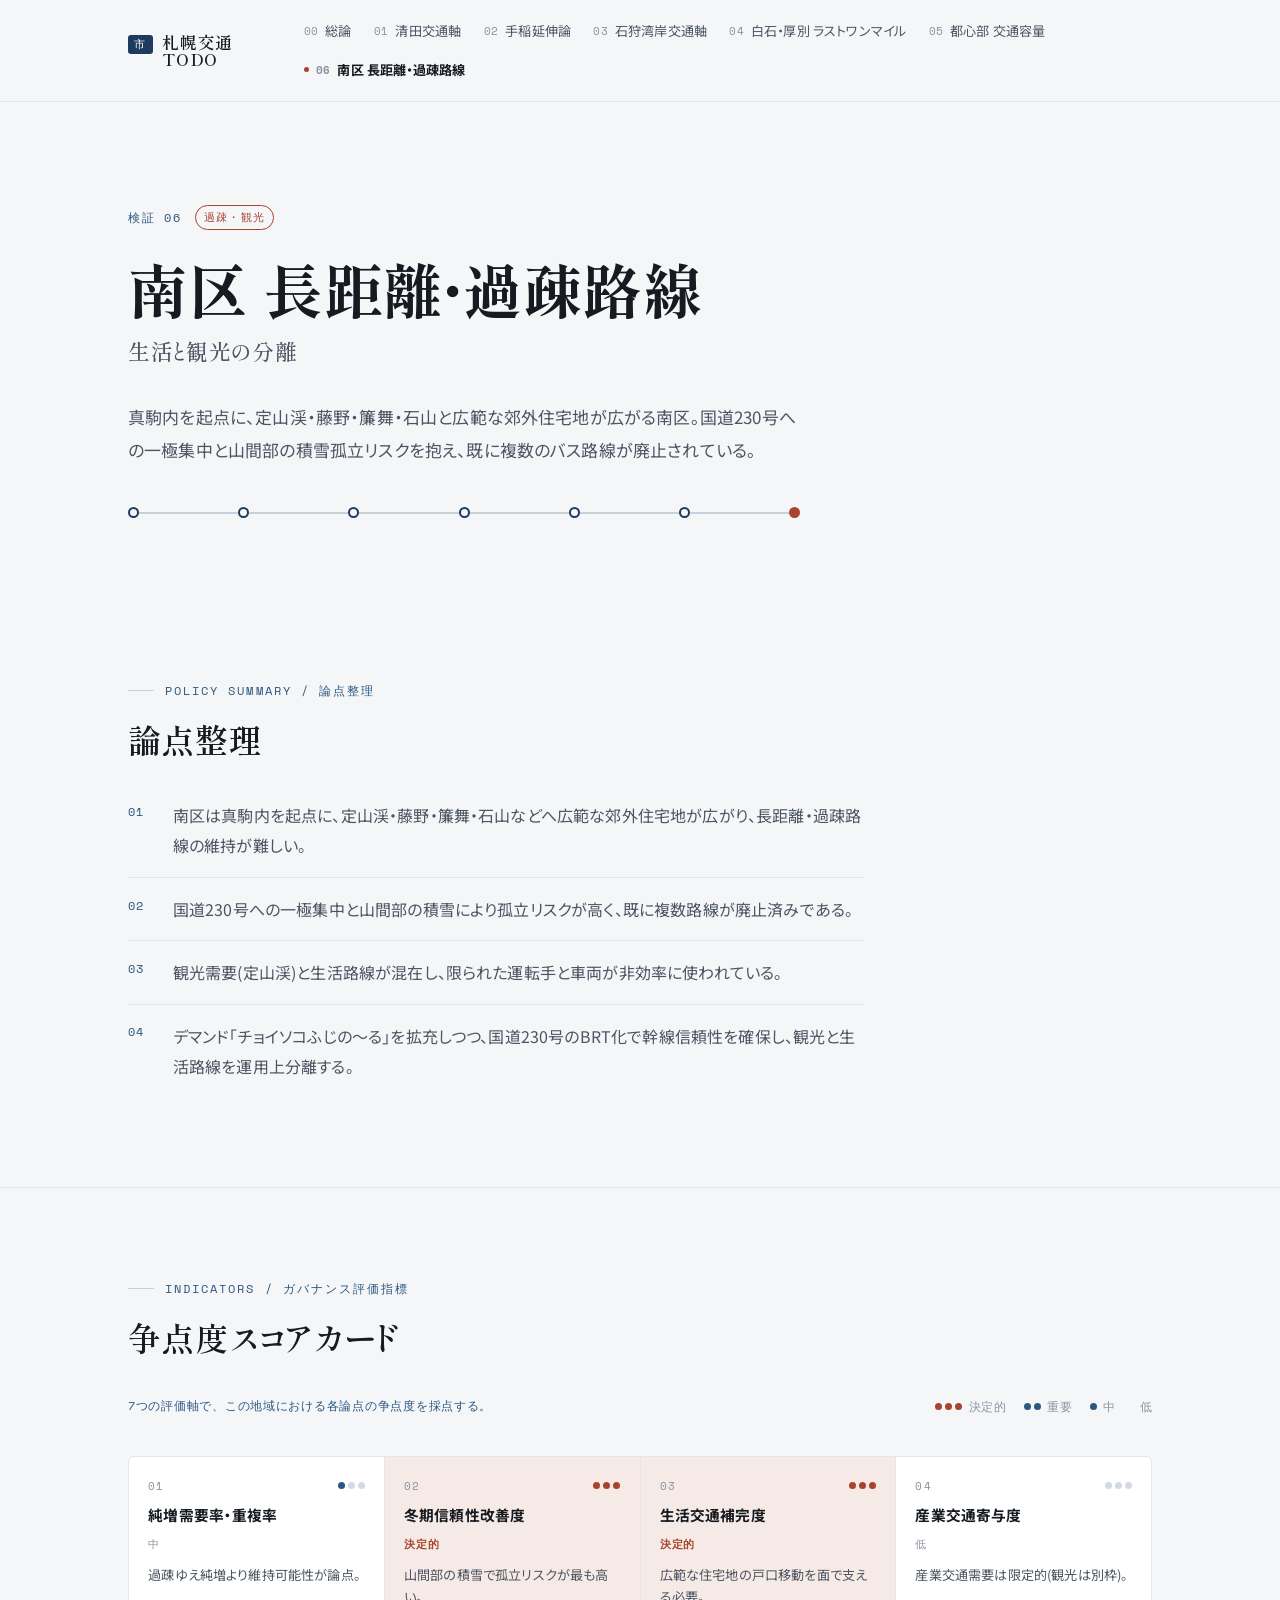
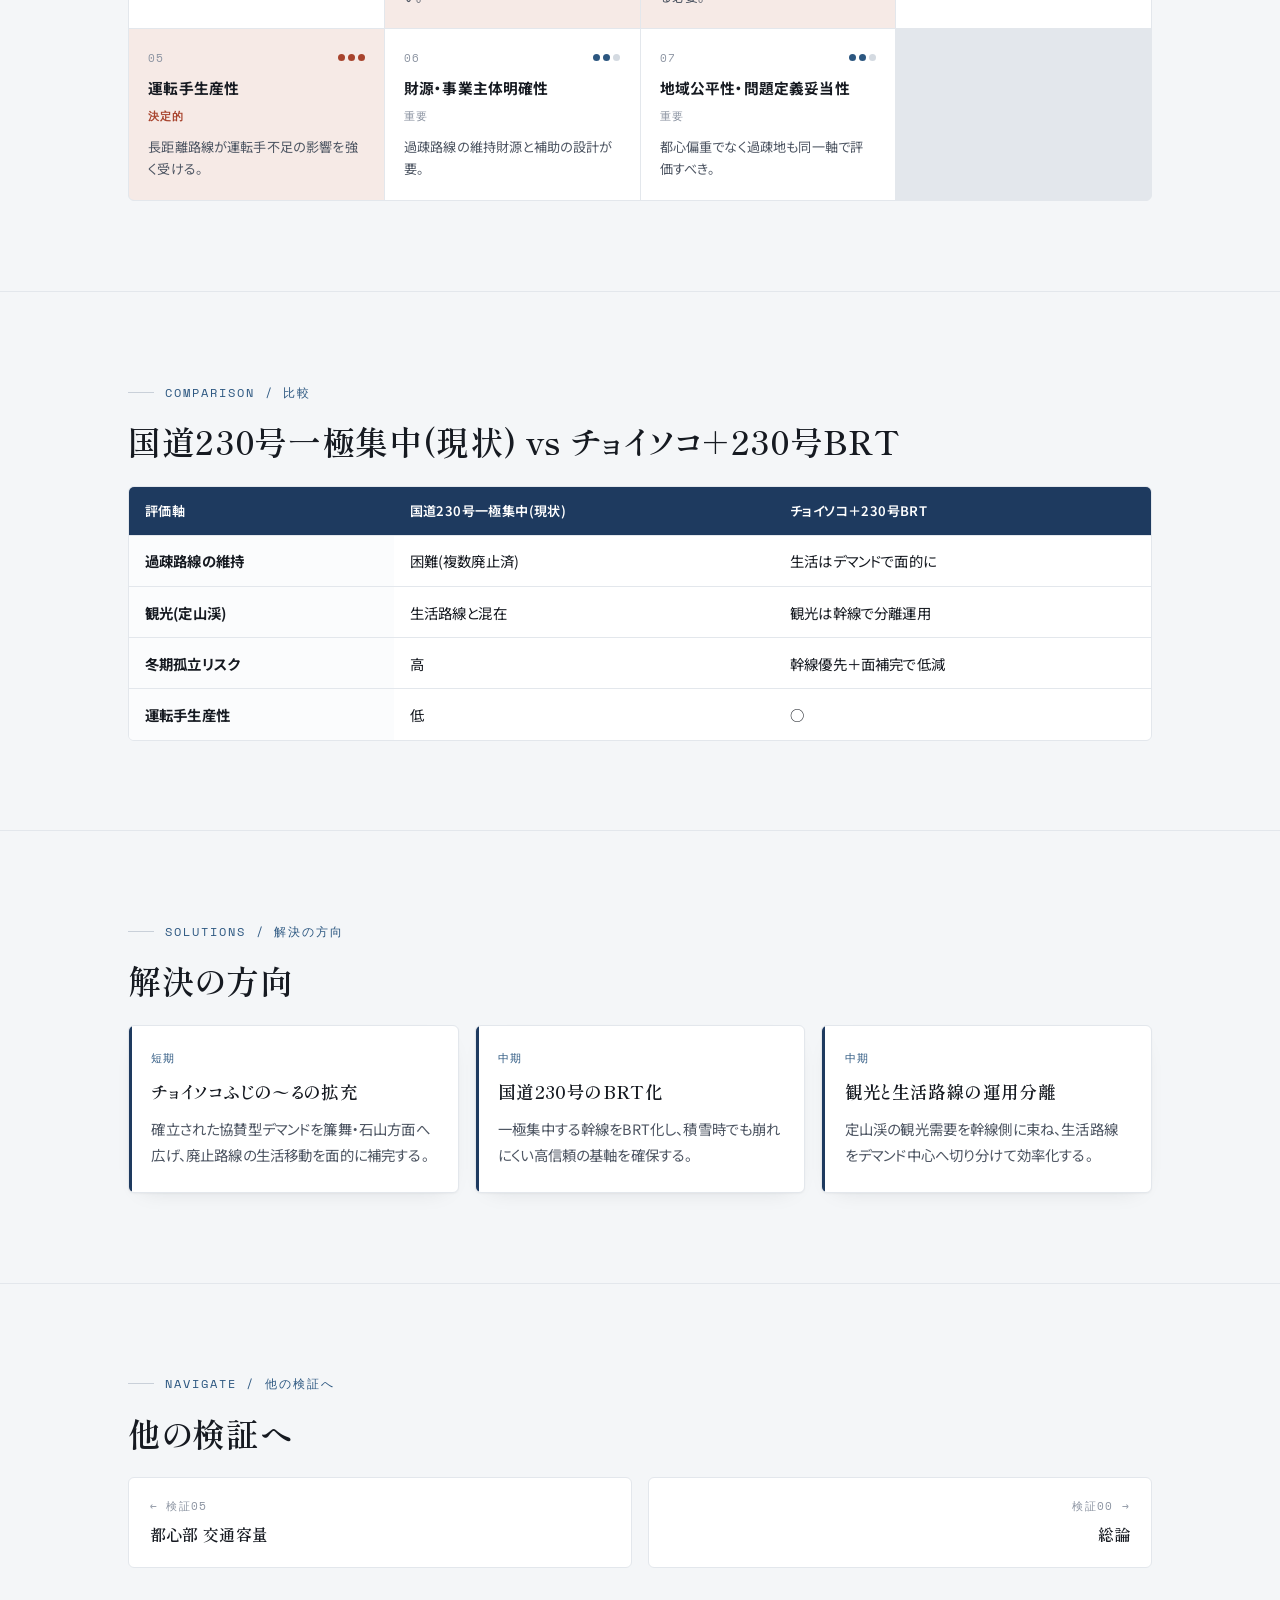
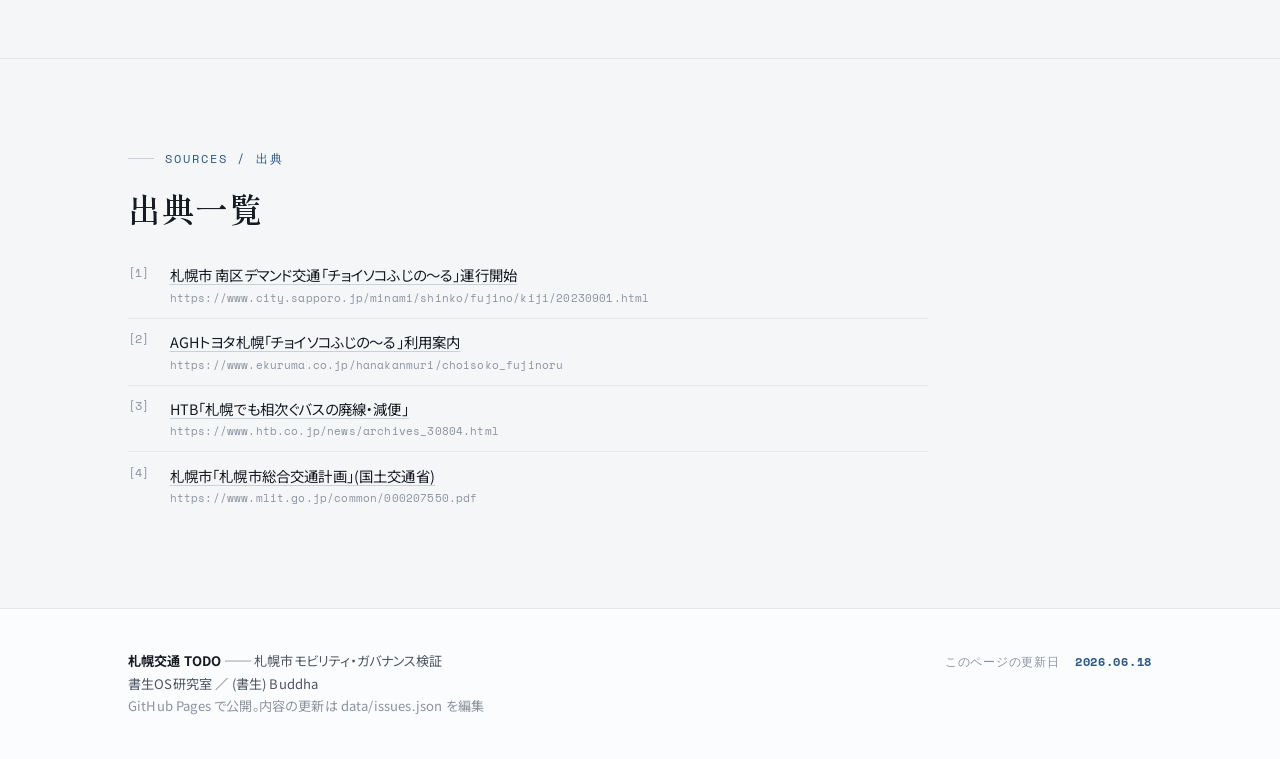
<file: minami.html>
<!DOCTYPE html>
<html lang="ja">
<head>
  <meta charset="utf-8">
  <meta name="viewport" content="width=device-width, initial-scale=1">
  <title>南区長距離・過疎路線 ── 札幌交通 TODO</title>
  <meta name="description" content="南区の交通検証。長距離過疎路線と山間部の積雪孤立、観光と生活路線の分離運用を評価する。">
  <link rel="preconnect" href="https://fonts.googleapis.com">
  <link rel="preconnect" href="https://fonts.gstatic.com" crossorigin>
  <link href="https://fonts.googleapis.com/css2?family=Shippori+Mincho:wght@500;600;700&family=Noto+Sans+JP:wght@400;500;700&family=Space+Mono:wght@400;700&display=swap" rel="stylesheet">
  <link rel="stylesheet" href="style.css">
</head>
<body data-issue="minami" data-base="./">
  <header id="site-header" class="site-header"></header>
  <main id="app">
    <div class="wrap app-state"><p class="eyebrow">LOADING</p><p class="app-state__msg">読み込み中…</p></div>
  </main>
  <footer id="site-footer" class="site-footer"></footer>
  <noscript><div class="wrap" style="padding:3rem 0">このサイトの表示には JavaScript が必要です。コンテンツは issues.json にまとめられています。</div></noscript>
  <script src="main.js"></script>
</body>
</html>
</file>
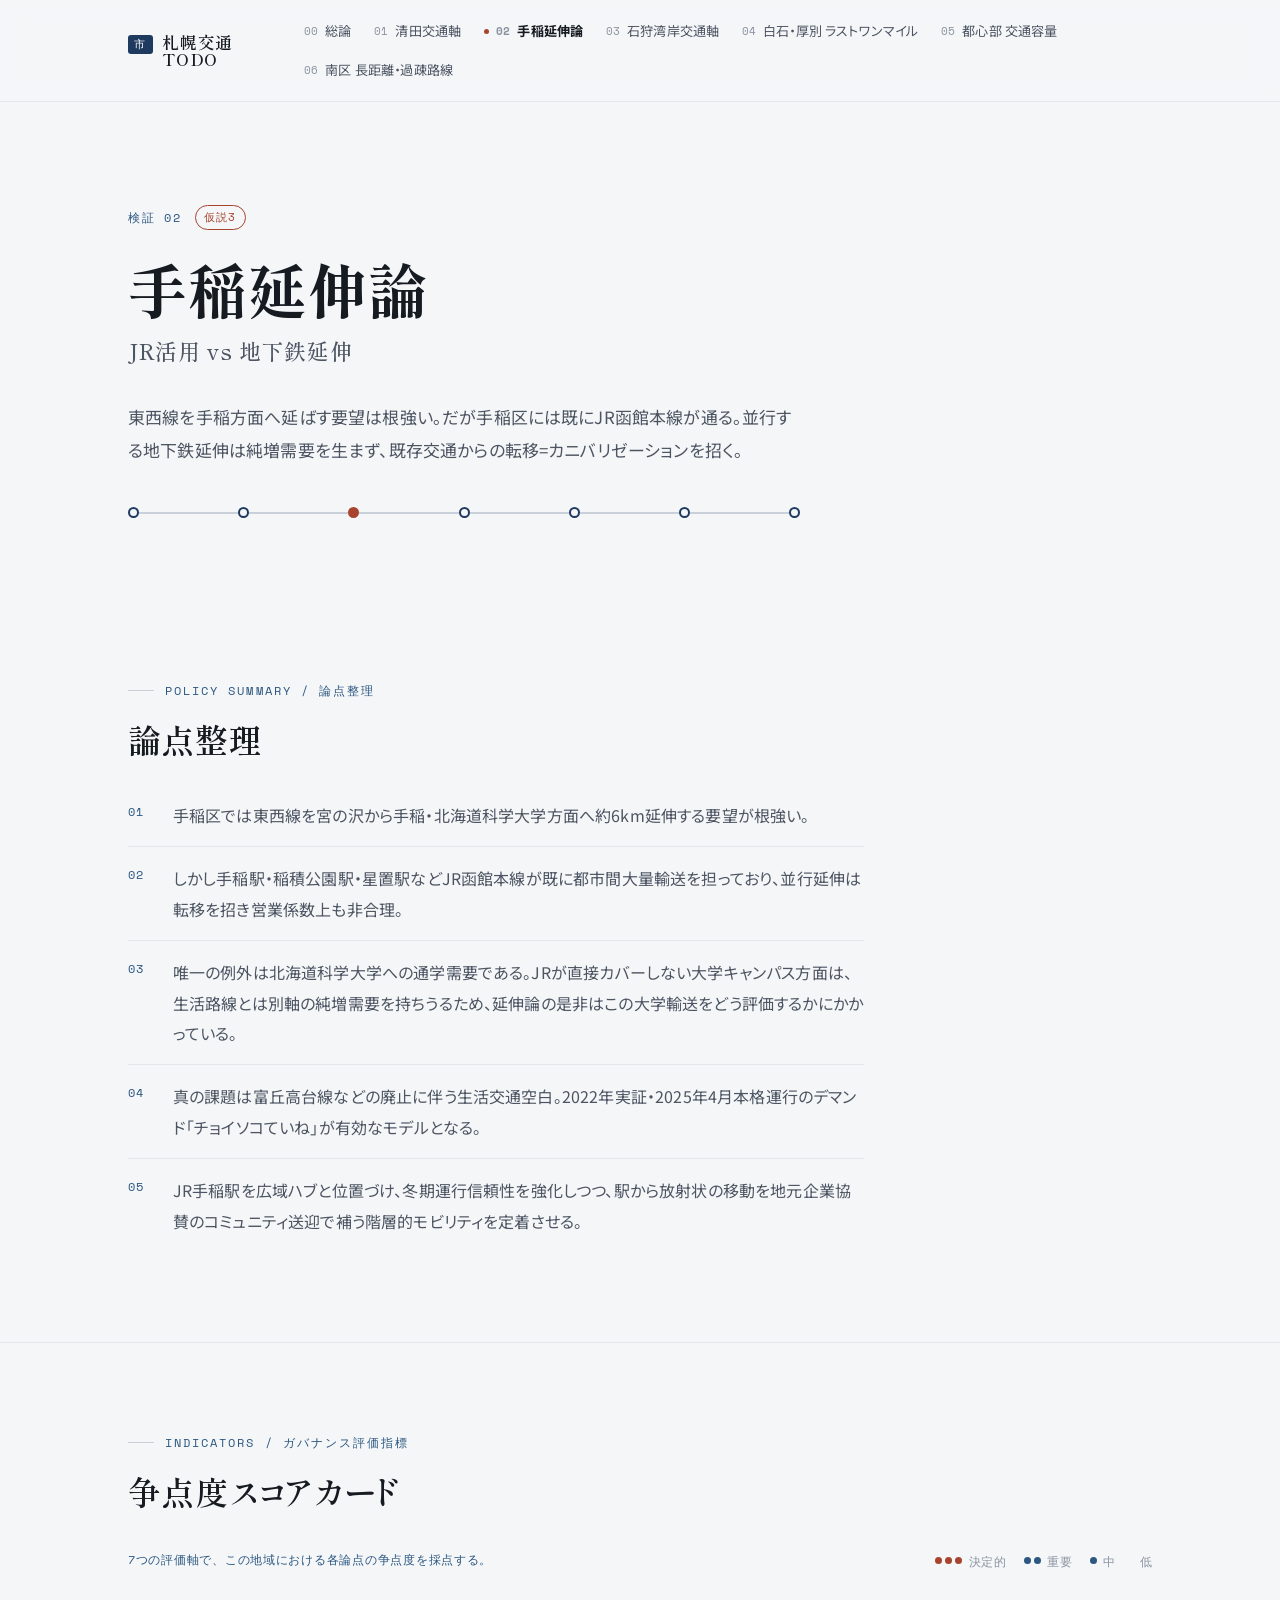
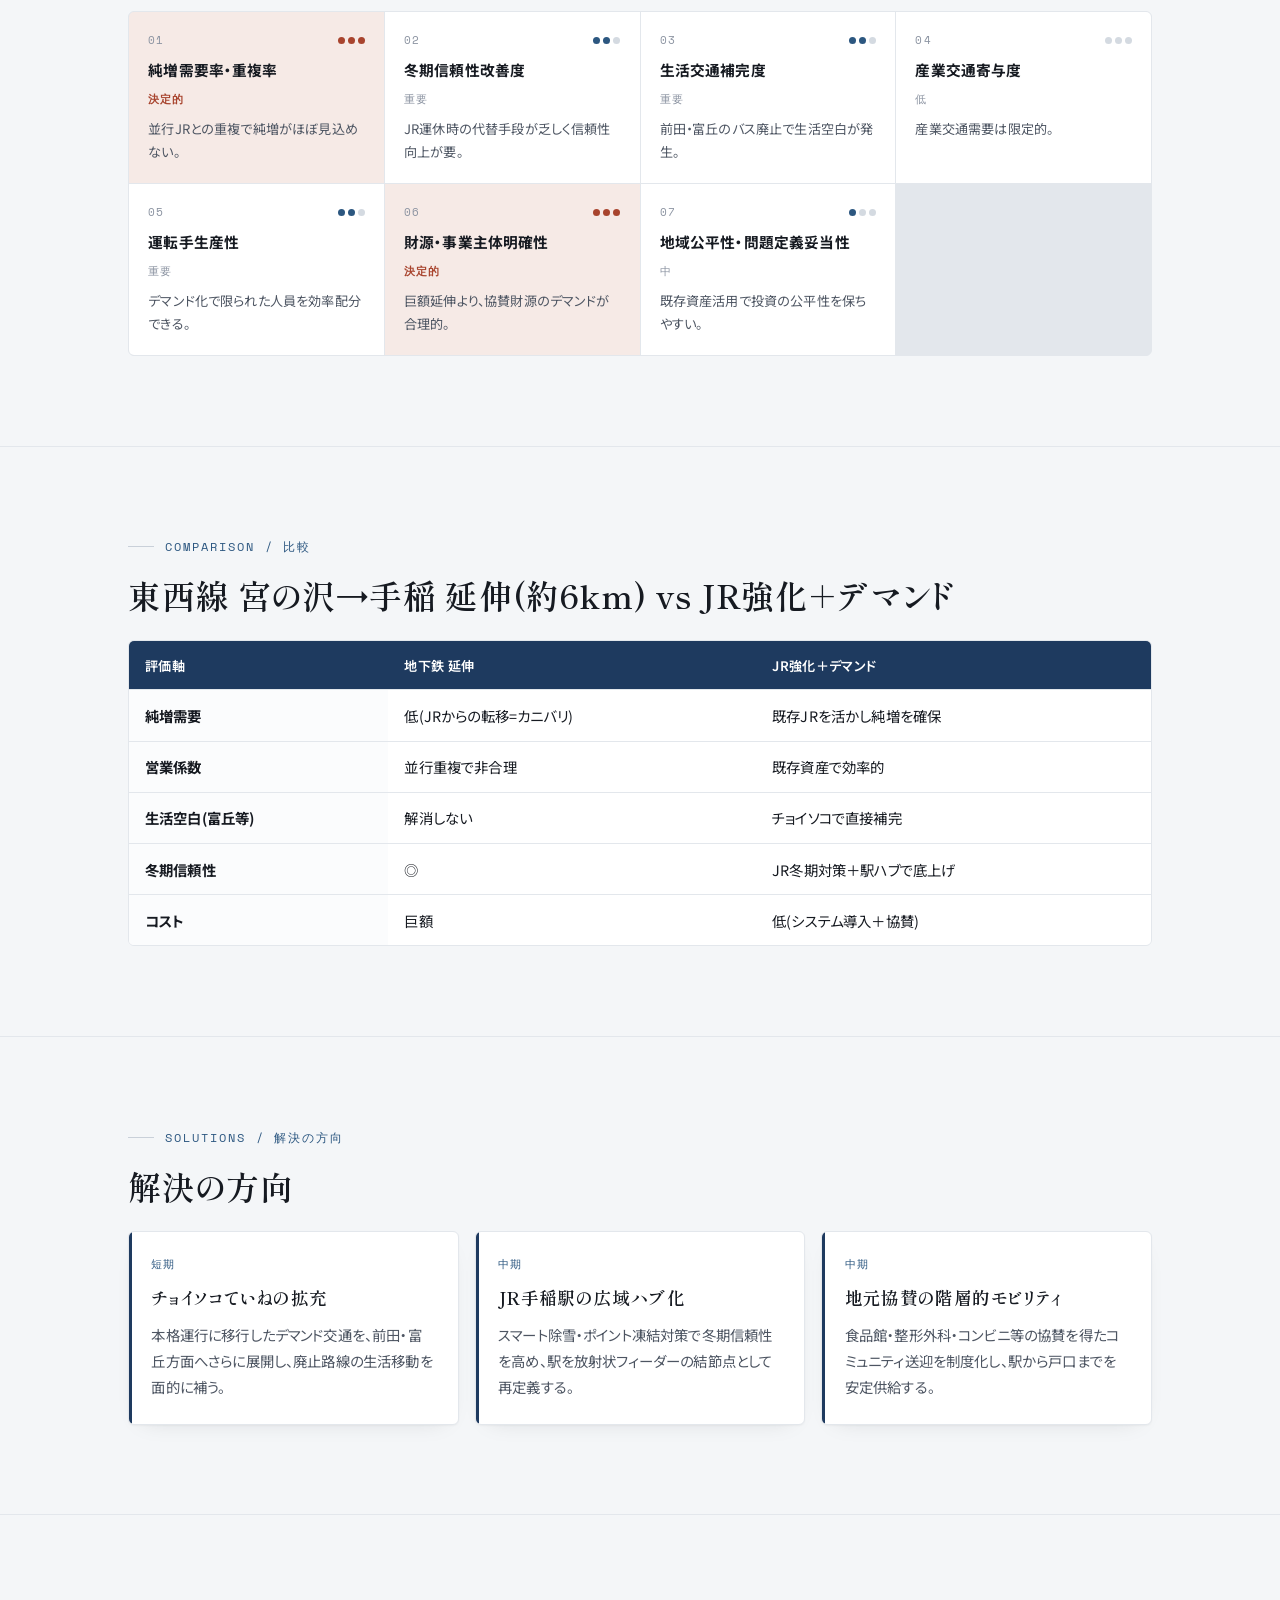
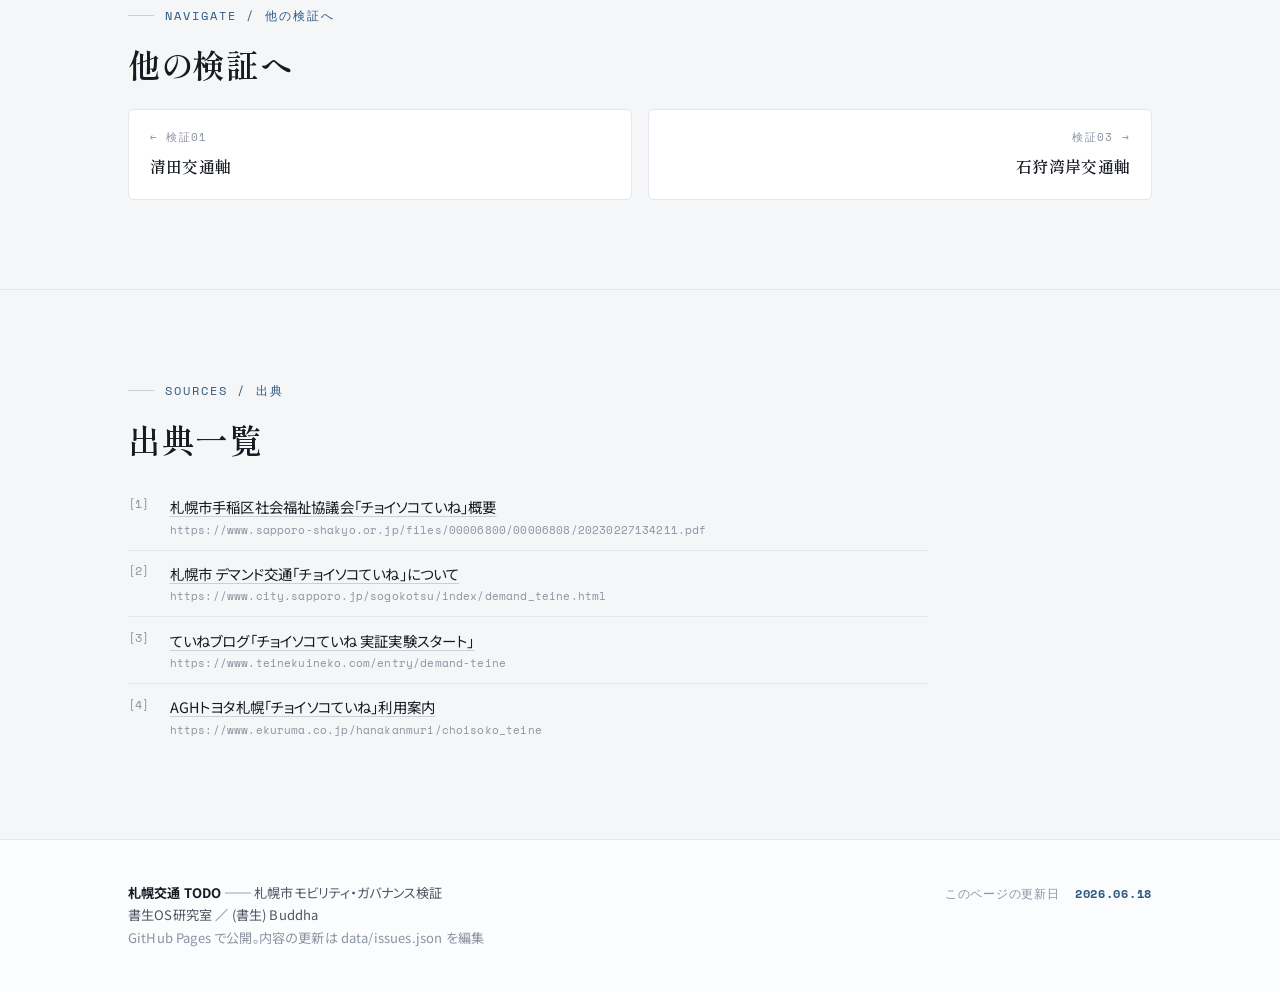
<file: teine.html>
<!DOCTYPE html>
<html lang="ja">
<head>
  <meta charset="utf-8">
  <meta name="viewport" content="width=device-width, initial-scale=1">
  <title>手稲延伸論 ── 札幌交通 TODO</title>
  <meta name="description" content="手稲区の交通検証。JR函館本線の既存活用と地下鉄延伸のカニバリゼーションを比較し、チョイソコていねを評価する。">
  <link rel="preconnect" href="https://fonts.googleapis.com">
  <link rel="preconnect" href="https://fonts.gstatic.com" crossorigin>
  <link href="https://fonts.googleapis.com/css2?family=Shippori+Mincho:wght@500;600;700&family=Noto+Sans+JP:wght@400;500;700&family=Space+Mono:wght@400;700&display=swap" rel="stylesheet">
  <link rel="stylesheet" href="style.css">
</head>
<body data-issue="teine" data-base="./">
  <header id="site-header" class="site-header"></header>
  <main id="app">
    <div class="wrap app-state"><p class="eyebrow">LOADING</p><p class="app-state__msg">読み込み中…</p></div>
  </main>
  <footer id="site-footer" class="site-footer"></footer>
  <noscript><div class="wrap" style="padding:3rem 0">このサイトの表示には JavaScript が必要です。コンテンツは issues.json にまとめられています。</div></noscript>
  <script src="main.js"></script>
</body>
</html>
</file>
<file: style.css>
/* =============================================================
   札幌交通 TODO ── 共通スタイル
   方針: 学術的 / ミニマル。余白広め・図表重視・装飾は最小限。
   主題への接地: 雪国の交通網。
     構造色  = スチールネイビー(冷たいインフラ)
     争点色  = クレイ(熱を持つ問題＝決定的論点を一点で示す)
     表題    = 明朝(書生的な学術の格)  本文 = ゴシック(データの可読性)
   ============================================================= */

:root {
  /* paper & ink ── cool off-white, avoid warm cream */
  --paper:        #f4f6f8;
  --surface:      #ffffff;
  --surface-2:    #fbfcfd;
  --ink:          #161a21;
  --ink-2:        #4d5562;
  --ink-3:        #8b93a1;
  --hair:         #e3e7ec;
  --hair-strong:  #c9d0d9;

  /* structural accent ── steel navy */
  --steel:        #1e3a5f;
  --steel-2:      #2c5780;
  --steel-tint:   #eaf0f6;

  /* the single warm accent ── decisive / critical */
  --signal:       #a8442e;
  --signal-2:     #c25b42;
  --signal-tint:  #f6eae6;

  /* severity dot colors (争点度メーター) */
  --dot-on:       var(--signal);
  --dot-mid:      var(--steel-2);
  --dot-off:      #d4dae1;

  --maxw:         1120px;

  --r:            6px;
  --shadow:       0 1px 2px rgba(22,26,33,.04), 0 8px 24px -16px rgba(22,26,33,.18);

  --f-display: "Shippori Mincho", "Hiragino Mincho ProN", "Yu Mincho", serif;
  --f-body: "Noto Sans JP", "Hiragino Kaku Gothic ProN", "Yu Gothic", system-ui, sans-serif;
  --f-mono: "Space Mono", ui-monospace, "SFMono-Regular", Menlo, monospace;

  --step: clamp(3.25rem, 7vw, 6rem); /* vertical rhythm between sections */
}

/* ---------- reset ---------- */
*, *::before, *::after { box-sizing: border-box; }
html { -webkit-text-size-adjust: 100%; scroll-behavior: smooth; }
body {
  margin: 0;
  background: var(--paper);
  color: var(--ink);
  font-family: var(--f-body);
  font-size: 16px;
  line-height: 1.85;
  font-feature-settings: "palt" 1;
  letter-spacing: .01em;
  text-rendering: optimizeLegibility;
  -webkit-font-smoothing: antialiased;
}
img { max-width: 100%; display: block; }
a { color: var(--steel); text-decoration: none; }
a:hover { color: var(--signal); }
:focus-visible { outline: 2px solid var(--steel); outline-offset: 3px; border-radius: 2px; }

/* ---------- layout primitives ---------- */
.wrap { width: 100%; max-width: var(--maxw); margin-inline: auto; padding-inline: clamp(1.2rem, 4vw, 3rem); }
.section { padding-block: var(--step); border-top: 1px solid var(--hair); }
.section:first-of-type { border-top: 0; }
.prose { max-width: 46rem; }

/* eyebrow / mono labels */
.eyebrow {
  font-family: var(--f-mono);
  font-size: .72rem;
  letter-spacing: .18em;
  text-transform: uppercase;
  color: var(--steel-2);
  margin: 0 0 1rem;
  display: flex; align-items: center; gap: .7rem;
}
.eyebrow::before {
  content: ""; width: 1.6rem; height: 1px; background: var(--hair-strong); display: inline-block;
}
.section-title {
  font-family: var(--f-display);
  font-weight: 600;
  font-size: clamp(1.5rem, 3.2vw, 2.05rem);
  line-height: 1.35;
  letter-spacing: .02em;
  margin: 0 0 1.4rem;
}

/* =============================================================
   header
   ============================================================= */
.site-header {
  position: sticky; top: 0; z-index: 50;
  background: rgba(244,246,248,.86);
  backdrop-filter: saturate(160%) blur(10px);
  border-bottom: 1px solid var(--hair);
}
.site-header__inner {
  display: flex; align-items: center; justify-content: space-between;
  gap: 1rem; padding-block: .85rem;
}
.brand { display: flex; align-items: baseline; gap: .6rem; line-height: 1; }
.brand__mark {
  font-family: var(--f-mono); font-size: .68rem; letter-spacing: .16em;
  color: var(--surface); background: var(--steel);
  padding: .35em .55em; border-radius: 3px; transform: translateY(-1px);
}
.brand__name { font-family: var(--f-display); font-weight: 600; font-size: 1.05rem; letter-spacing: .04em; color: var(--ink); }
.nav { display: flex; flex-wrap: wrap; align-items: center; gap: .2rem; }
.nav a {
  font-size: .82rem; color: var(--ink-2); padding: .35rem .6rem; border-radius: 4px;
  display: inline-flex; align-items: center; gap: .45rem;
}
.nav a:hover { background: var(--steel-tint); color: var(--steel); }
.nav a[aria-current="page"] { color: var(--ink); font-weight: 700; }
.nav a[aria-current="page"]::before { content: ""; width: 5px; height: 5px; border-radius: 50%; background: var(--signal); }
.nav a .num { font-family: var(--f-mono); font-size: .7rem; color: var(--ink-3); }

/* =============================================================
   hero
   ============================================================= */
.hero { padding-block: clamp(3rem, 8vw, 6.5rem) clamp(2.5rem, 6vw, 4.5rem); }
.hero__id {
  font-family: var(--f-mono); font-size: .78rem; letter-spacing: .14em;
  color: var(--steel-2); display: flex; align-items: center; gap: .8rem; margin-bottom: 1.4rem;
}
.hero__id .frame {
  color: var(--signal); border: 1px solid var(--signal); border-radius: 100px;
  padding: .15em .8em; font-size: .68rem; letter-spacing: .1em;
}
.hero__title {
  font-family: var(--f-display); font-weight: 700;
  font-size: clamp(2.1rem, 6vw, 3.7rem); line-height: 1.22; letter-spacing: .015em;
  margin: 0 0 .4rem;
}
.hero__sub { font-family: var(--f-display); font-weight: 500; color: var(--ink-2); font-size: clamp(1.05rem, 2.4vw, 1.35rem); margin: 0 0 1.8rem; letter-spacing: .03em; }
.hero__lead { max-width: 42rem; font-size: 1.06rem; color: var(--ink-2); line-height: 1.95; }

/* node/line motif ── a quiet transit-diagram signature */
.hero__line { display: flex; align-items: center; gap: 0; margin-top: 2.6rem; max-width: 42rem; }
.hero__line .node { width: 11px; height: 11px; border-radius: 50%; border: 2px solid var(--steel); background: var(--paper); flex: 0 0 auto; }
.hero__line .node.is-active { background: var(--signal); border-color: var(--signal); }
.hero__line .seg { height: 2px; background: var(--hair-strong); flex: 1 1 auto; }

/* =============================================================
   policy summary
   ============================================================= */
.summary-list { list-style: none; margin: 0; padding: 0; max-width: 46rem; counter-reset: s; }
.summary-list li {
  position: relative; padding: 1rem 0 1rem 2.8rem; border-top: 1px solid var(--hair);
  color: var(--ink-2); line-height: 1.9;
}
.summary-list li:first-child { border-top: 0; }
.summary-list li::before {
  counter-increment: s; content: counter(s, decimal-leading-zero);
  position: absolute; left: 0; top: 1.05rem;
  font-family: var(--f-mono); font-size: .74rem; color: var(--steel-2); letter-spacing: .08em;
}

/* =============================================================
   indicator grid ── the signature scorecard
   ============================================================= */
.scorecard__head { display: flex; flex-wrap: wrap; align-items: baseline; justify-content: space-between; gap: 1rem; margin-bottom: 1.6rem; }
.legend { display: flex; flex-wrap: wrap; gap: 1.1rem; font-size: .76rem; color: var(--ink-3); font-family: var(--f-mono); letter-spacing: .04em; }
.legend span { display: inline-flex; align-items: center; gap: .4rem; }
.legend .dots { display: inline-flex; gap: 3px; }

.dots { display: inline-flex; gap: 3px; }
.dots i { width: 7px; height: 7px; border-radius: 50%; background: var(--dot-off); display: inline-block; }
.dots i.on { background: var(--dot-on); }
.dots i.mid { background: var(--dot-mid); }

.indicator-grid {
  display: grid; grid-template-columns: repeat(auto-fill, minmax(210px, 1fr));
  gap: 1px; background: var(--hair); border: 1px solid var(--hair); border-radius: var(--r); overflow: hidden;
}
.indicator {
  background: var(--surface); padding: 1.15rem 1.2rem 1.25rem; display: flex; flex-direction: column; gap: .55rem;
}
.indicator.is-critical { background: var(--signal-tint); }
.indicator__top { display: flex; align-items: center; justify-content: space-between; gap: .6rem; }
.indicator__no { font-family: var(--f-mono); font-size: .68rem; color: var(--ink-3); letter-spacing: .1em; }
.indicator__label { font-weight: 700; font-size: .92rem; line-height: 1.5; color: var(--ink); }
.indicator__level { font-family: var(--f-mono); font-size: .66rem; letter-spacing: .08em; color: var(--ink-3); }
.indicator.is-critical .indicator__level { color: var(--signal); font-weight: 700; }
.indicator__note { font-size: .82rem; color: var(--ink-2); line-height: 1.7; margin: 0; }

/* =============================================================
   comparison table
   ============================================================= */
.table-caption { font-family: var(--f-mono); font-size: .76rem; letter-spacing: .06em; color: var(--steel-2); margin-bottom: .9rem; }
.table-scroll { overflow-x: auto; -webkit-overflow-scrolling: touch; border: 1px solid var(--hair); border-radius: var(--r); }
table.compare { width: 100%; border-collapse: collapse; font-size: .9rem; min-width: 520px; background: var(--surface); }
table.compare th, table.compare td { text-align: left; padding: .85rem 1rem; border-bottom: 1px solid var(--hair); vertical-align: top; line-height: 1.6; }
table.compare thead th { background: var(--steel); color: #fff; font-weight: 600; letter-spacing: .03em; font-size: .82rem; position: sticky; top: 0; }
table.compare thead th:first-child { border-top-left-radius: 0; }
table.compare tbody th { font-weight: 700; color: var(--ink); background: var(--surface-2); white-space: nowrap; }
table.compare tbody tr:last-child th, table.compare tbody tr:last-child td { border-bottom: 0; }
table.compare tbody tr:hover td, table.compare tbody tr:hover th { background: var(--steel-tint); }

/* =============================================================
   solution cards
   ============================================================= */
.solution-grid { display: grid; grid-template-columns: repeat(auto-fit, minmax(250px, 1fr)); gap: 1rem; }
.solution-card {
  background: var(--surface); border: 1px solid var(--hair); border-radius: var(--r);
  padding: 1.4rem 1.4rem 1.5rem; box-shadow: var(--shadow); display: flex; flex-direction: column; gap: .7rem;
  position: relative; overflow: hidden;
}
.solution-card::before { content: ""; position: absolute; left: 0; top: 0; bottom: 0; width: 3px; background: var(--steel); }
.solution-card__phase { font-family: var(--f-mono); font-size: .68rem; letter-spacing: .1em; color: var(--steel-2); text-transform: uppercase; }
.solution-card__title { font-family: var(--f-display); font-weight: 600; font-size: 1.1rem; line-height: 1.45; letter-spacing: .02em; margin: 0; }
.solution-card__body { font-size: .9rem; color: var(--ink-2); line-height: 1.8; margin: 0; }

/* =============================================================
   source list
   ============================================================= */
.source-list { list-style: none; counter-reset: src; margin: 0; padding: 0; max-width: 50rem; }
.source-list li { counter-increment: src; position: relative; padding: .7rem 0 .7rem 2.6rem; border-top: 1px solid var(--hair); font-size: .9rem; line-height: 1.6; }
.source-list li:first-child { border-top: 0; }
.source-list li::before {
  content: "[" counter(src) "]"; position: absolute; left: 0; top: .72rem;
  font-family: var(--f-mono); font-size: .72rem; color: var(--ink-3);
}
.source-list a { color: var(--ink); text-decoration: underline; text-decoration-color: var(--hair-strong); text-underline-offset: 3px; }
.source-list a:hover { color: var(--signal); text-decoration-color: var(--signal); }
.source-list .src-noLink { color: var(--ink-2); font-style: italic; }
.source-list .src-url { display: block; font-family: var(--f-mono); font-size: .7rem; color: var(--ink-3); margin-top: .15rem; word-break: break-all; }

/* =============================================================
   case index (overview only)
   ============================================================= */
.case-list { list-style: none; margin: 0; padding: 0; display: grid; gap: 1px; background: var(--hair); border: 1px solid var(--hair); border-radius: var(--r); overflow: hidden; }
.case-list a {
  display: grid; grid-template-columns: auto 1fr auto; align-items: center; gap: 1.1rem;
  background: var(--surface); padding: 1.25rem clamp(1rem, 3vw, 1.6rem); color: var(--ink);
  transition: background .15s ease;
}
.case-list a:hover { background: var(--steel-tint); }
.case-node { display: flex; align-items: center; gap: .8rem; }
.case-node .no { font-family: var(--f-mono); font-size: .8rem; color: var(--steel-2); letter-spacing: .08em; }
.case-node .dot { width: 10px; height: 10px; border-radius: 50%; border: 2px solid var(--steel); background: var(--paper); }
.case-list a:hover .dot { background: var(--signal); border-color: var(--signal); }
.case-body__title { font-family: var(--f-display); font-weight: 600; font-size: 1.12rem; letter-spacing: .02em; }
.case-body__sub { font-size: .82rem; color: var(--ink-3); margin-top: .15rem; }
.case-arrow { font-family: var(--f-mono); color: var(--ink-3); font-size: 1rem; }
.case-list a:hover .case-arrow { color: var(--signal); transform: translateX(3px); }
.case-arrow { transition: transform .15s ease, color .15s ease; }

/* =============================================================
   pager (sub-pages)
   ============================================================= */
.pager { display: flex; flex-wrap: wrap; gap: 1rem; justify-content: space-between; }
.pager a { display: flex; flex-direction: column; gap: .25rem; padding: 1.1rem 1.3rem; border: 1px solid var(--hair); border-radius: var(--r); background: var(--surface); min-width: 200px; flex: 1 1 220px; }
.pager a:hover { border-color: var(--steel-2); background: var(--steel-tint); }
.pager .dir { font-family: var(--f-mono); font-size: .68rem; letter-spacing: .12em; color: var(--ink-3); text-transform: uppercase; }
.pager .t { font-family: var(--f-display); font-weight: 600; color: var(--ink); letter-spacing: .02em; }
.pager .next { text-align: right; align-items: flex-end; }

/* =============================================================
   footer
   ============================================================= */
.site-footer { border-top: 1px solid var(--hair); background: var(--surface-2); }
.site-footer__inner { padding-block: 2.6rem; display: flex; flex-wrap: wrap; gap: 1.5rem 2.5rem; align-items: baseline; justify-content: space-between; }
.site-footer .meta { font-size: .82rem; color: var(--ink-2); line-height: 1.7; }
.site-footer .meta b { color: var(--ink); font-weight: 700; }
.updated { font-family: var(--f-mono); font-size: .74rem; letter-spacing: .06em; color: var(--ink-3); }
.updated b { color: var(--steel-2); }

/* =============================================================
   error / loading
   ============================================================= */
.app-state { padding: clamp(3rem, 12vw, 7rem) 0; }
.app-state .eyebrow { color: var(--signal); }
.app-state__msg { max-width: 38rem; color: var(--ink-2); }
.app-state code { font-family: var(--f-mono); font-size: .85em; background: var(--steel-tint); padding: .15em .5em; border-radius: 3px; color: var(--steel); }

/* =============================================================
   motion
   ============================================================= */
.reveal { opacity: 0; transform: translateY(14px); transition: opacity .6s ease, transform .6s ease; }
.reveal.in { opacity: 1; transform: none; }
@media (prefers-reduced-motion: reduce) {
  * { scroll-behavior: auto !important; }
  .reveal { opacity: 1; transform: none; transition: none; }
  .case-arrow, .pager a, .case-list a { transition: none; }
}

/* =============================================================
   responsive
   ============================================================= */
@media (max-width: 640px) {
  body { font-size: 15px; }
  .site-header__inner { flex-direction: column; align-items: flex-start; gap: .7rem; }
  .nav { gap: .1rem; }
  .nav a { padding: .3rem .45rem; font-size: .78rem; }
  .case-list a { grid-template-columns: auto 1fr; }
  .case-arrow { display: none; }
  .hero__line { margin-top: 2rem; }
}
</file>
